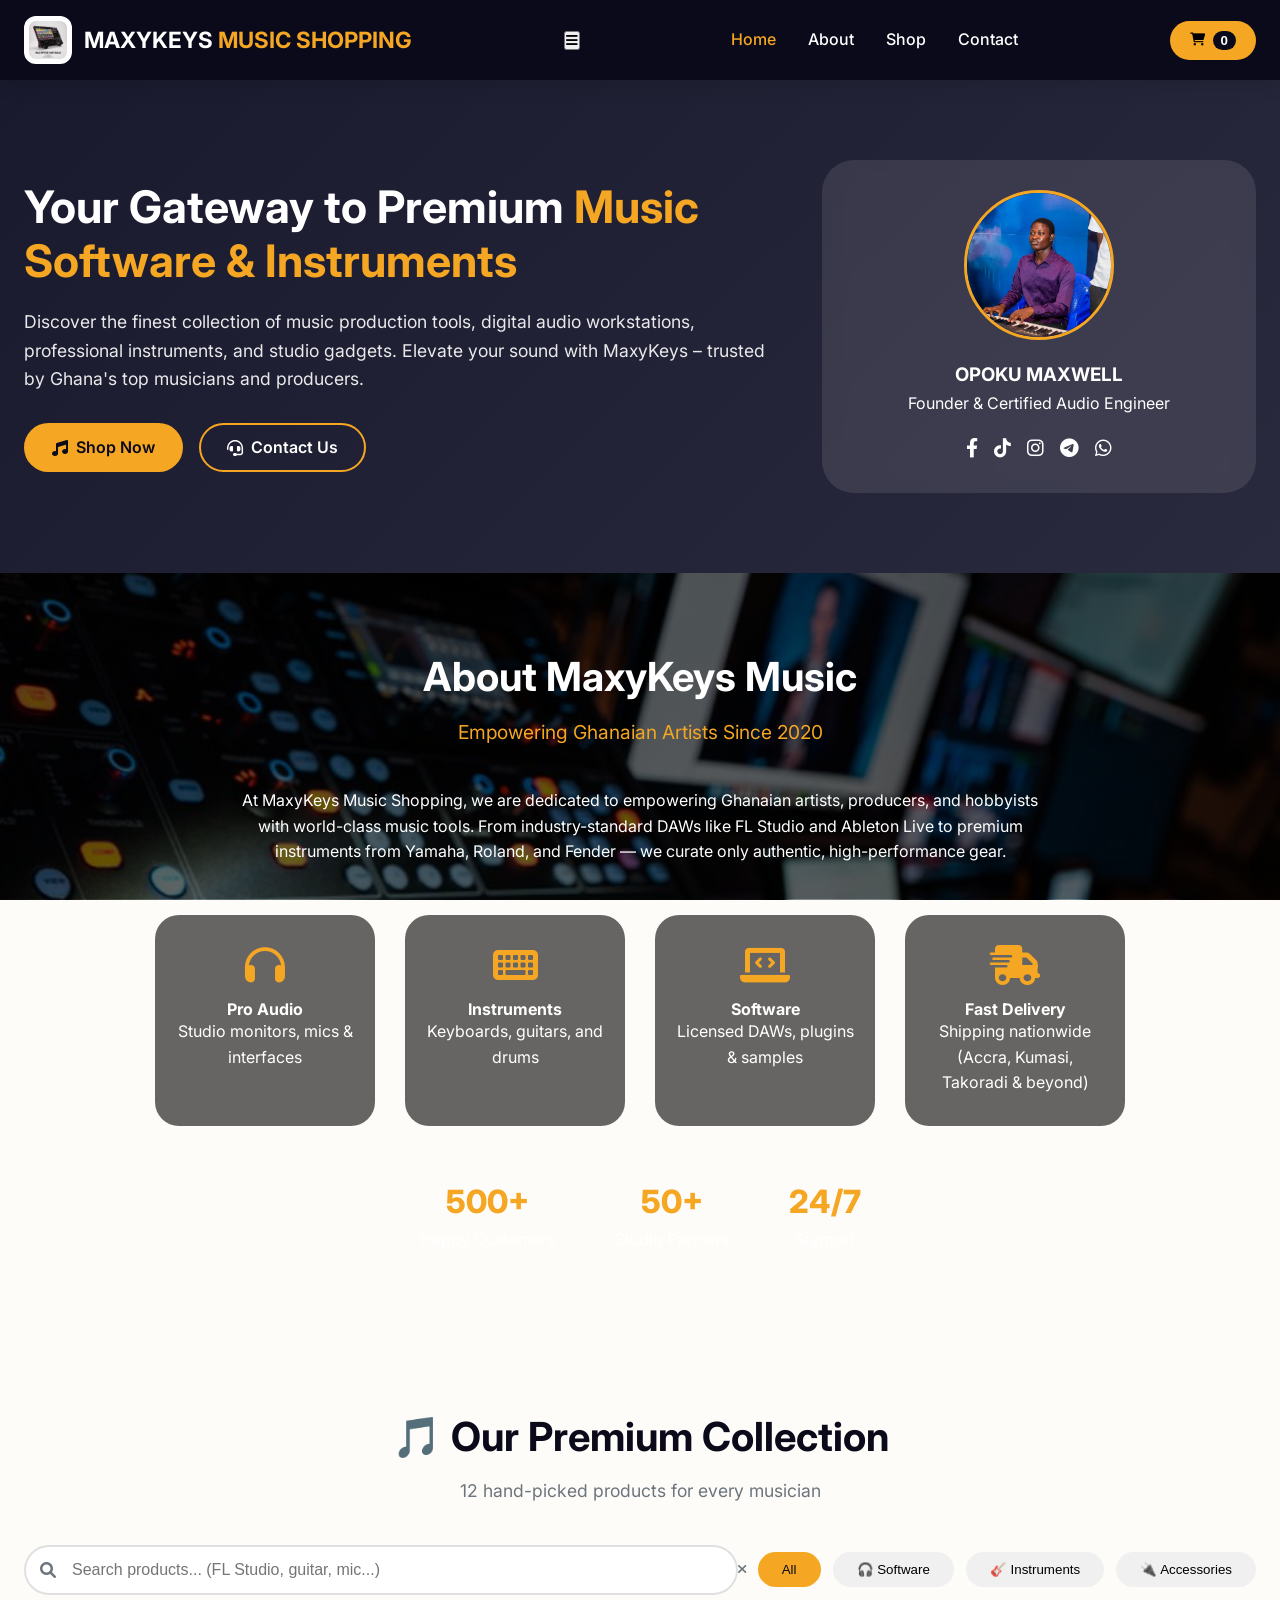
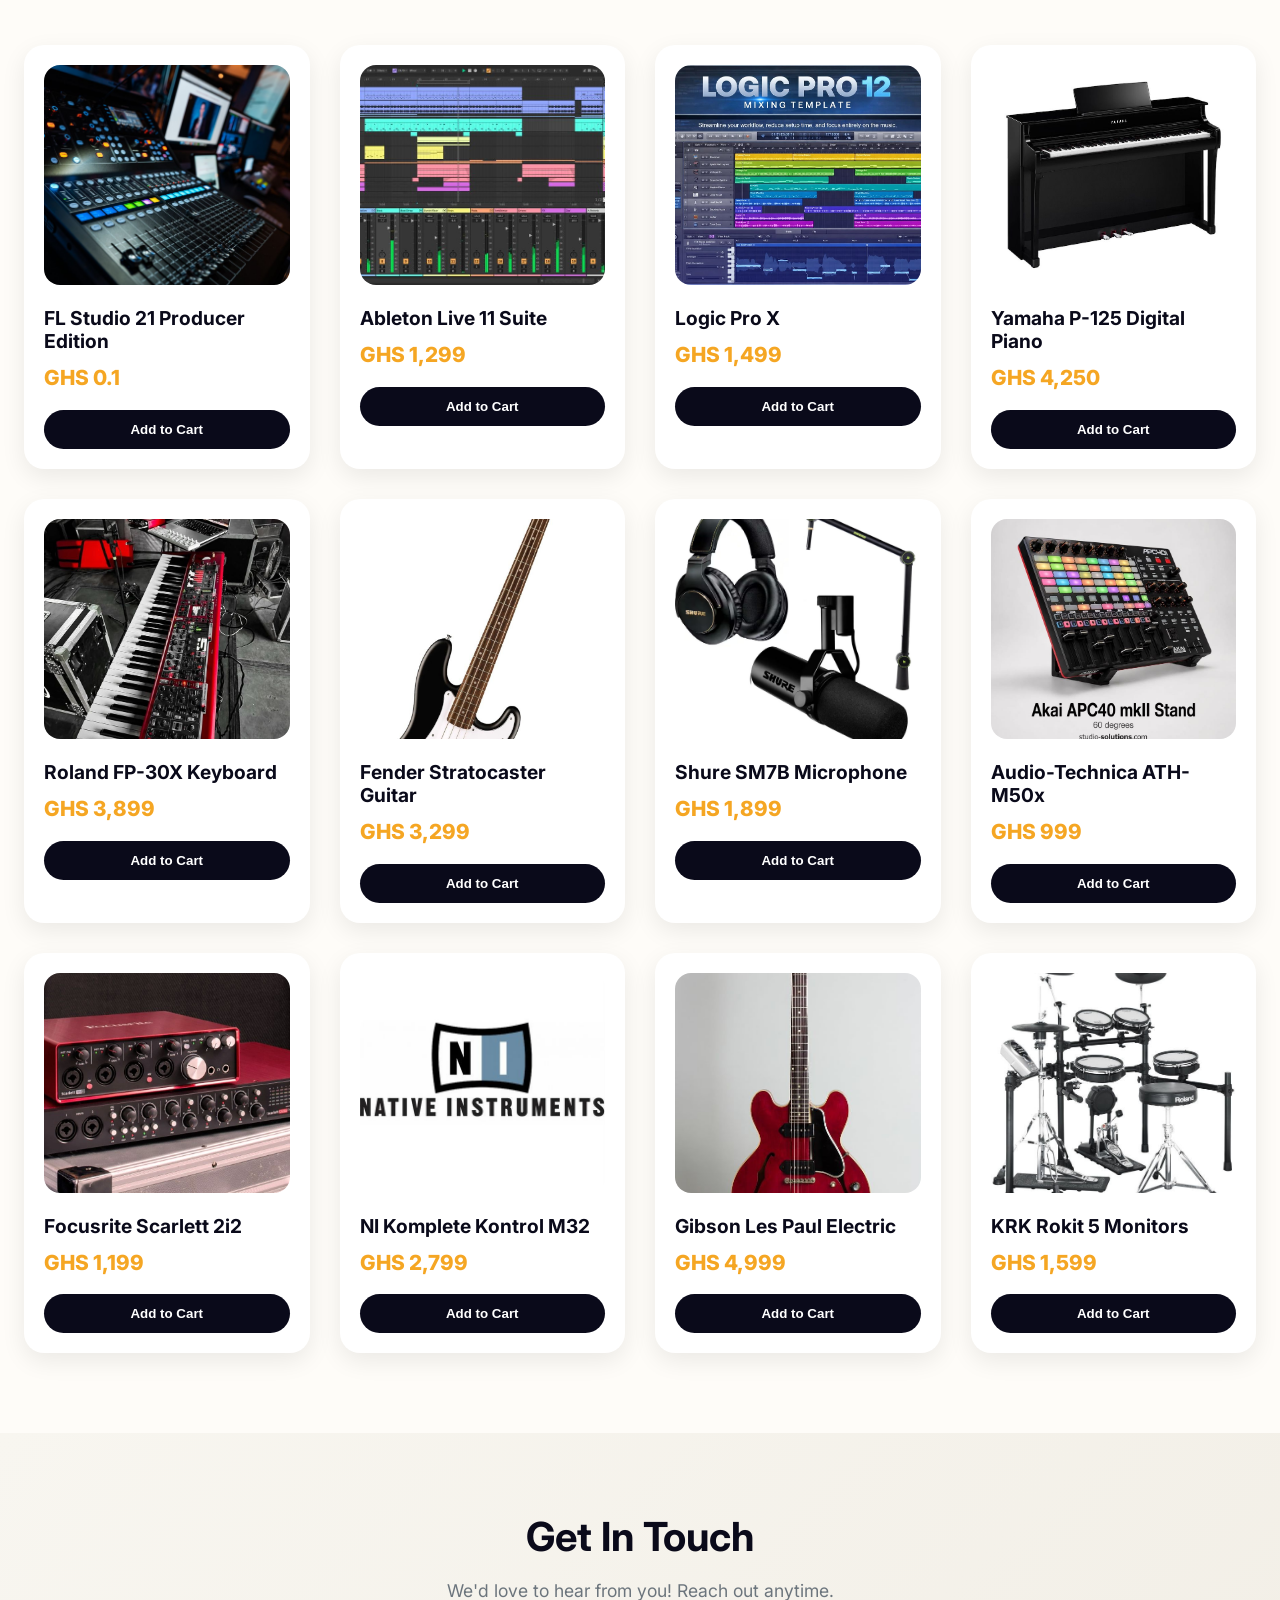
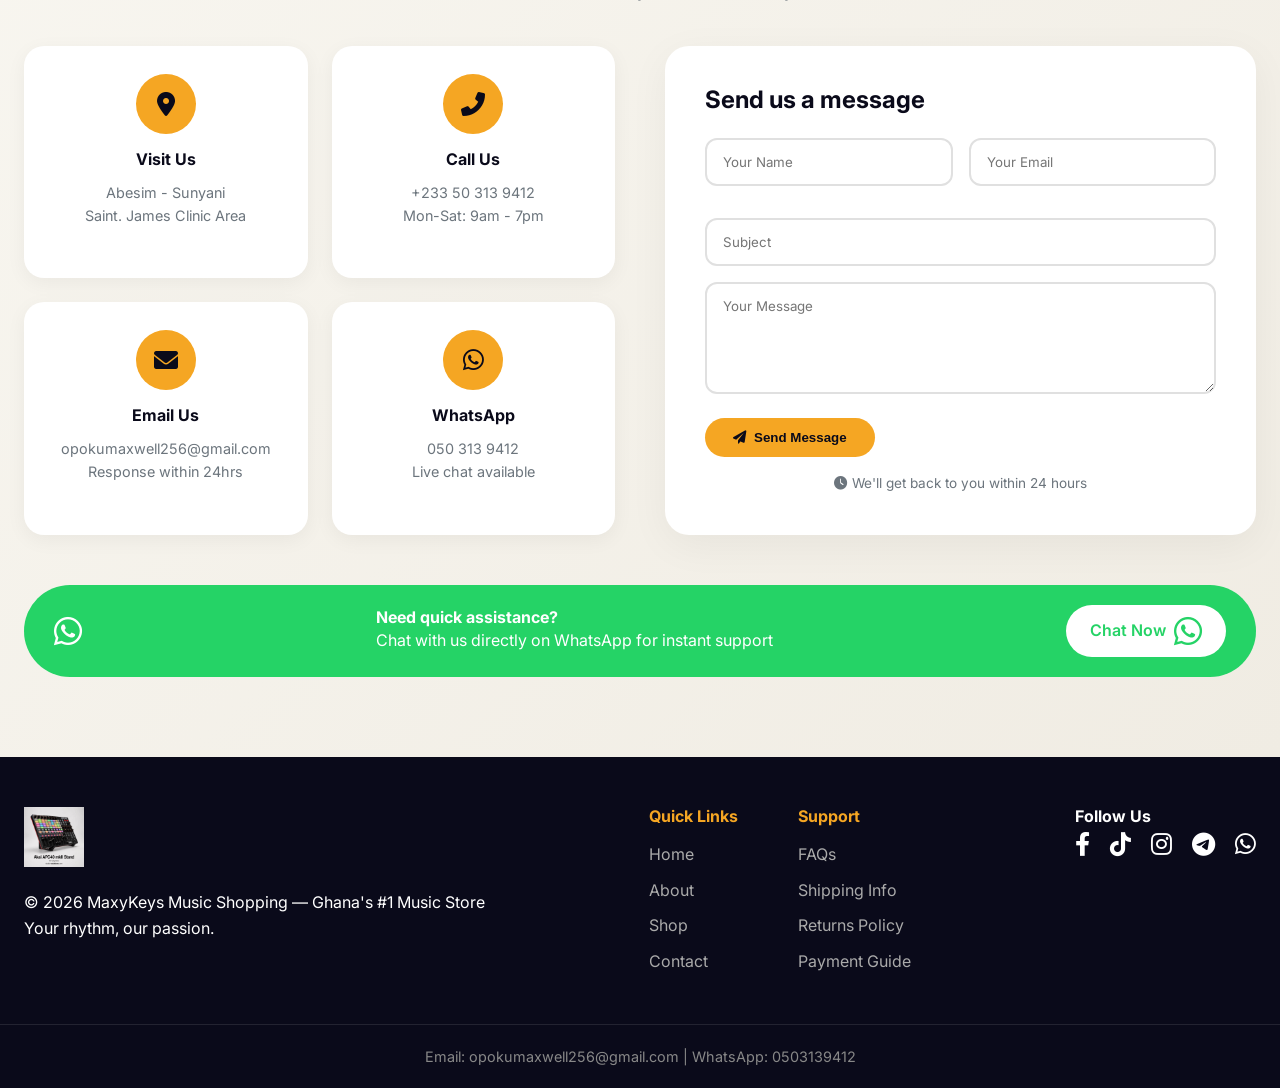
<file: index.html>
<!DOCTYPE html>
<html lang="en">
<head>
    <meta charset="UTF-8">
    <meta name="viewport" content="width=device-width, initial-scale=1.0, user-scalable=yes, viewport-fit=cover">
    <meta name="description" content="MaxyKeys Music Shopping - Ghana's premier destination for music software, instruments, and studio gadgets">
    <title>MaxyKeys Music Shopping | Ghana's #1 Music Store</title>
    <!-- Font Awesome -->
    <link rel="stylesheet" href="https://cdnjs.cloudflare.com/ajax/libs/font-awesome/6.0.0-beta3/css/all.min.css">
    <!-- Google Fonts -->
    <link href="https://fonts.googleapis.com/css2?family=Inter:wght@300;400;500;600;700;800&display=swap" rel="stylesheet">
    <!-- Main CSS -->
    <link rel="stylesheet" href="style.css">
</head>
<body>

    <!-- ========== HEADER / NAVIGATION ========== -->
    <header>
        <div class="container header-container">
            <div class="logo-area">
                <img src="images/logo (1).jpg" alt="MaxyKeys Logo" class="logo" id="site-logo">
                <h1>MAXYKEYS <span>MUSIC SHOPPING</span></h1>
            </div>
            <button class="mobile-menu-btn" id="mobileMenuBtn">
                <i class="fas fa-bars"></i>
            </button>
            <nav class="nav-links" id="navLinks">
                <a href="#home" class="active">Home</a>
                <a href="#about">About</a>
                <a href="#products">Shop</a>
                <a href="#contact">Contact</a>
            </nav>
            <div class="header-actions">
                <button class="cart-btn" id="cartBtn">
                    <i class="fas fa-shopping-cart"></i>
                    <span id="cartCount">0</span>
                </button>
            </div>
        </div>
    </header>

    <!-- ========== INTRO SECTION ========== -->
    <section id="home" class="intro-section">
        <div class="container intro-content">
            <div class="intro-text">
                <h2>Your Gateway to Premium <span class="highlight">Music Software & Instruments</span></h2>
                <p>Discover the finest collection of music production tools, digital audio workstations, professional instruments, and studio gadgets. Elevate your sound with MaxyKeys – trusted by Ghana's top musicians and producers.</p>
                <div class="intro-buttons">
                    <a href="#products" class="btn-primary"><i class="fas fa-music"></i> Shop Now</a>
                    <a href="#contact" class="btn-outline"><i class="fas fa-headset"></i> Contact Us</a>
                </div>
            </div>
            <div class="owner-card">
                <img src="images/profile.jpg" alt="Opoku Maxwell" id="owner-img">
                <h3>OPOKU MAXWELL</h3>
                <p>Founder & Certified Audio Engineer</p>
                <div class="owner-social">
                  
                    <a href="https://www.facebook.com/share/16zon4tPhb/" target="_blank"><i class="fab fa-facebook-f"></i></a>
                    <a href="https://www.tiktok.com/@maxykeys" target="_blank"><i class="fab fa-tiktok"></i></a>
                    <a href="https://www.instagram.com/opokumaxwell256" target="_blank"><i class="fab fa-instagram"></i></a>
                    <a href="t.me/maxykeys" target="_blank"><i class="fab fa-telegram"></i></a>
                    <a href="https://wa.me/233503139412" target="_blank"><i class="fab fa-whatsapp"></i></a>
            
                </div>
            </div>
        </div>
    </section>

    <!-- ========== ABOUT SECTION ========== -->
    <section id="about" class="about-section">
        <div class="about-overlay"></div>
        <div class="container about-content">
            <h2>About MaxyKeys Music</h2>
            <p class="about-tagline">Empowering Ghanaian Artists Since 2020</p>
            <p>At MaxyKeys Music Shopping, we are dedicated to empowering Ghanaian artists, producers, and hobbyists with world-class music tools. From industry-standard DAWs like FL Studio and Ableton Live to premium instruments from Yamaha, Roland, and Fender — we curate only authentic, high-performance gear.</p>
            <div class="about-grid">
                <div class="about-card"><i class="fas fa-headphones"></i><h4>Pro Audio</h4><p>Studio monitors, mics & interfaces</p></div>
                <div class="about-card"><i class="fas fa-keyboard"></i><h4>Instruments</h4><p>Keyboards, guitars, and drums</p></div>
                <div class="about-card"><i class="fas fa-laptop-code"></i><h4>Software</h4><p>Licensed DAWs, plugins & samples</p></div>
                <div class="about-card"><i class="fas fa-shipping-fast"></i><h4>Fast Delivery</h4><p>Shipping nationwide (Accra, Kumasi, Takoradi & beyond)</p></div>
            </div>
            <div class="about-stats">
                <div class="stat"><span class="stat-number">500+</span><span class="stat-label">Happy Customers</span></div>
                <div class="stat"><span class="stat-number">50+</span><span class="stat-label">Studio Partners</span></div>
                <div class="stat"><span class="stat-number">24/7</span><span class="stat-label">Support</span></div>
            </div>
        </div>
    </section>

    <!-- ========== PRODUCTS SECTION ========== -->
    <section id="products" class="products-section">
        <div class="container">
            <h2>🎵 Our Premium Collection</h2>
            <p class="section-subtitle">12 hand-picked products for every musician</p>
            
            <!-- Search & Filter Bar -->
            <div class="shop-controls">
                <div class="search-wrapper">
                    <i class="fas fa-search"></i>
                    <input type="text" id="searchInput" placeholder="Search products... (FL Studio, guitar, mic...)" autocomplete="off">
                    <button id="clearSearch" class="clear-search"><i class="fas fa-times"></i></button>
                </div>
                <div class="filter-buttons">
                    <button class="filter-btn active" data-category="all">All</button>
                    <button class="filter-btn" data-category="Music Software">🎧 Software</button>
                    <button class="filter-btn" data-category="Instruments">🎸 Instruments</button>
                    <button class="filter-btn" data-category="Accessories">🔌 Accessories</button>
                </div>
            </div>
            
            <!-- Products Grid -->
            <div class="products-grid" id="productsGrid"></div>
        </div>
    </section>

    <!-- ========== CONTACT SECTION ========== -->
    <section id="contact" class="contact-section">
        <div class="container">
            <h2>Get In Touch</h2>
            <p class="section-subtitle">We'd love to hear from you! Reach out anytime.</p>
            
            <div class="contact-grid">
                <!-- Contact Info Cards -->
                <div class="contact-info">
                    <div class="contact-card">
                        <div class="contact-icon"><i class="fas fa-map-marker-alt"></i></div>
                        <h4>Visit Us</h4>
                        <p>Abesim - Sunyani</p>
                        <p>Saint. James Clinic Area</p>
                    </div>
                    <div class="contact-card">
                        <div class="contact-icon"><i class="fas fa-phone-alt"></i></div>
                        <h4>Call Us</h4>
                        <p>+233 50 313 9412</p>
                        <p>Mon-Sat: 9am - 7pm</p>
                    </div>
                    <div class="contact-card">
                        <div class="contact-icon"><i class="fas fa-envelope"></i></div>
                        <h4>Email Us</h4>
                        <p>opokumaxwell256@gmail.com</p>
                        <p>Response within 24hrs</p>
                    </div>
                    <div class="contact-card">
                        <div class="contact-icon"><i class="fab fa-whatsapp"></i></div>
                        <h4>WhatsApp</h4>
                        <p>050 313 9412</p>
                        <p>Live chat available</p>
                    </div>
                </div>
                
                <!-- Contact Form -->
                <div class="contact-form-container">
                    <h3>Send us a message</h3>
                    <form id="contactForm">
                        <div class="form-row">
                            <input type="text" placeholder="Your Name" id="contactName" required>
                            <input type="email" placeholder="Your Email" id="contactEmail" required>
                        </div>
                        <input type="text" placeholder="Subject" id="contactSubject">
                        <textarea placeholder="Your Message" rows="5" id="contactMessage"></textarea>
                        <button type="submit" class="btn-primary"><i class="fas fa-paper-plane"></i> Send Message</button>
                    </form>
                    <p class="form-note"><i class="fas fa-clock"></i> We'll get back to you within 24 hours</p>
                </div>
            </div>
            
            <!-- WhatsApp CTA -->
            <div class="whatsapp-cta">
                <i class="fab fa-whatsapp"></i>
                <div>
                    <h4>Need quick assistance?</h4>
                    <p>Chat with us directly on WhatsApp for instant support</p>
                </div>
                <a href="https://wa.me/233503139412" target="_blank" class="whatsapp-btn">Chat Now <i class="fab fa-whatsapp"></i></a>
            </div>
        </div>
    </section>

    <!-- ========== FOOTER ========== -->
    <footer id="mainFooter">
        <div class="container footer-content">
            <div class="footer-logo">
                <img src="images/logo (1).jpg" alt="MaxyKeys Logo" class="footer-logo-img">
                <p>© 2026 MaxyKeys Music Shopping — Ghana's #1 Music Store</p>
                <p class="footer-tagline">Your rhythm, our passion.</p>
            </div>
            <div class="footer-links">
                <div class="footer-column">
                    <h4>Quick Links</h4>
                    <a href="#home">Home</a>
                    <a href="#about">About</a>
                    <a href="#products">Shop</a>
                    <a href="#contact">Contact</a>
                </div>
                <div class="footer-column">
                    <h4>Support</h4>
                    <a href="faq.html">FAQs</a>
                    <a href="shipping.html">Shipping Info</a>
                    <a href="returns.html">Returns Policy</a>
                    <a href="payment-guide.html">Payment Guide</a>
                </div>
            </div>
            <div class="footer-social">
                <h4>Follow Us</h4>
                <div class="social-icons">
                    <a href="https://www.facebook.com/share/16zon4tPhb/" target="_blank"><i class="fab fa-facebook-f"></i></a>
                    <a href="https://www.tiktok.com/@maxykeys" target="_blank"><i class="fab fa-tiktok"></i></a>
                    <a href="https://www.instagram.com/opokumaxwell256" target="_blank"><i class="fab fa-instagram"></i></a>
                    <a href="t.me/maxykeys" target="_blank"><i class="fab fa-telegram"></i></a>
                    <a href="https://wa.me/233503139412" target="_blank"><i class="fab fa-whatsapp"></i></a>
                </div>
            </div>
        </div>
        <div class="footer-bottom">
            <div class="container">
                <p>Email: opokumaxwell256@gmail.com | WhatsApp: 0503139412</p>
            </div>
        </div>
    </footer>

    <!-- ========== CART MODAL ========== -->
    <div id="cartModal" class="modal">
        <div class="modal-content cart-modal-content">
            <span class="close-modal">&times;</span>
            <h2><i class="fas fa-shopping-cart"></i> Your Shopping Cart</h2>
            <div class="cart-items-section" id="cartItemsList">
                <p class="empty-cart-msg">Your cart is empty. Start shopping!</p>
            </div>
            
            <!-- User Details Form -->
            <div class="user-details-section">
                <h3>Delivery Information</h3>
                <form id="userForm">
                    <div class="form-grid">
                        <input type="text" id="fullName" placeholder="Full Name *" required>
                        <input type="email" id="email" placeholder="Email Address *" required>
                        <input type="tel" id="phone" placeholder="Phone Number *" required>
                        <input type="text" id="region" placeholder="Region *" required>
                        <input type="text" id="town" placeholder="Town / City *" required>
                        <input type="text" id="area" placeholder="Area / District *" required>
                        <input type="text" id="houseAddress" placeholder="House / Digital Address *" required>
                    </div>
                    <span class="error-msg" id="formError"></span>
                    <p class="admin-note"><i class="fas fa-info-circle"></i> Contact admin for delivery fees: <strong>0503139412</strong>. Delivery fee not included in total.</p>
                </form>
            </div>
            
            <div class="total-section">
                <h3>Total Amount: <span id="cartTotalGHS">GHS 0.00</span></h3>
            </div>
            <div class="cart-actions">
                <button id="continueShoppingBtn" class="btn-secondary">Continue Shopping</button>
                <button id="checkoutBtn" class="btn-primary">Proceed to Checkout</button>
            </div>
        </div>
    </div>

    <!-- ========== SUMMARY MODAL ========== -->
    <div id="summaryModal" class="modal">
        <div class="modal-content summary-modal">
            <span class="close-summary">&times;</span>
            <div id="summaryContent"></div>
            <button id="okSummaryBtn" class="btn-primary">OK</button>
        </div>
    </div>

    <!-- Paystack Script -->
    <script src="https://js.paystack.co/v1/inline.js"></script>
    <!-- Main JavaScript -->
    <script src="script.js"></script>
</body>
</html>
</file>
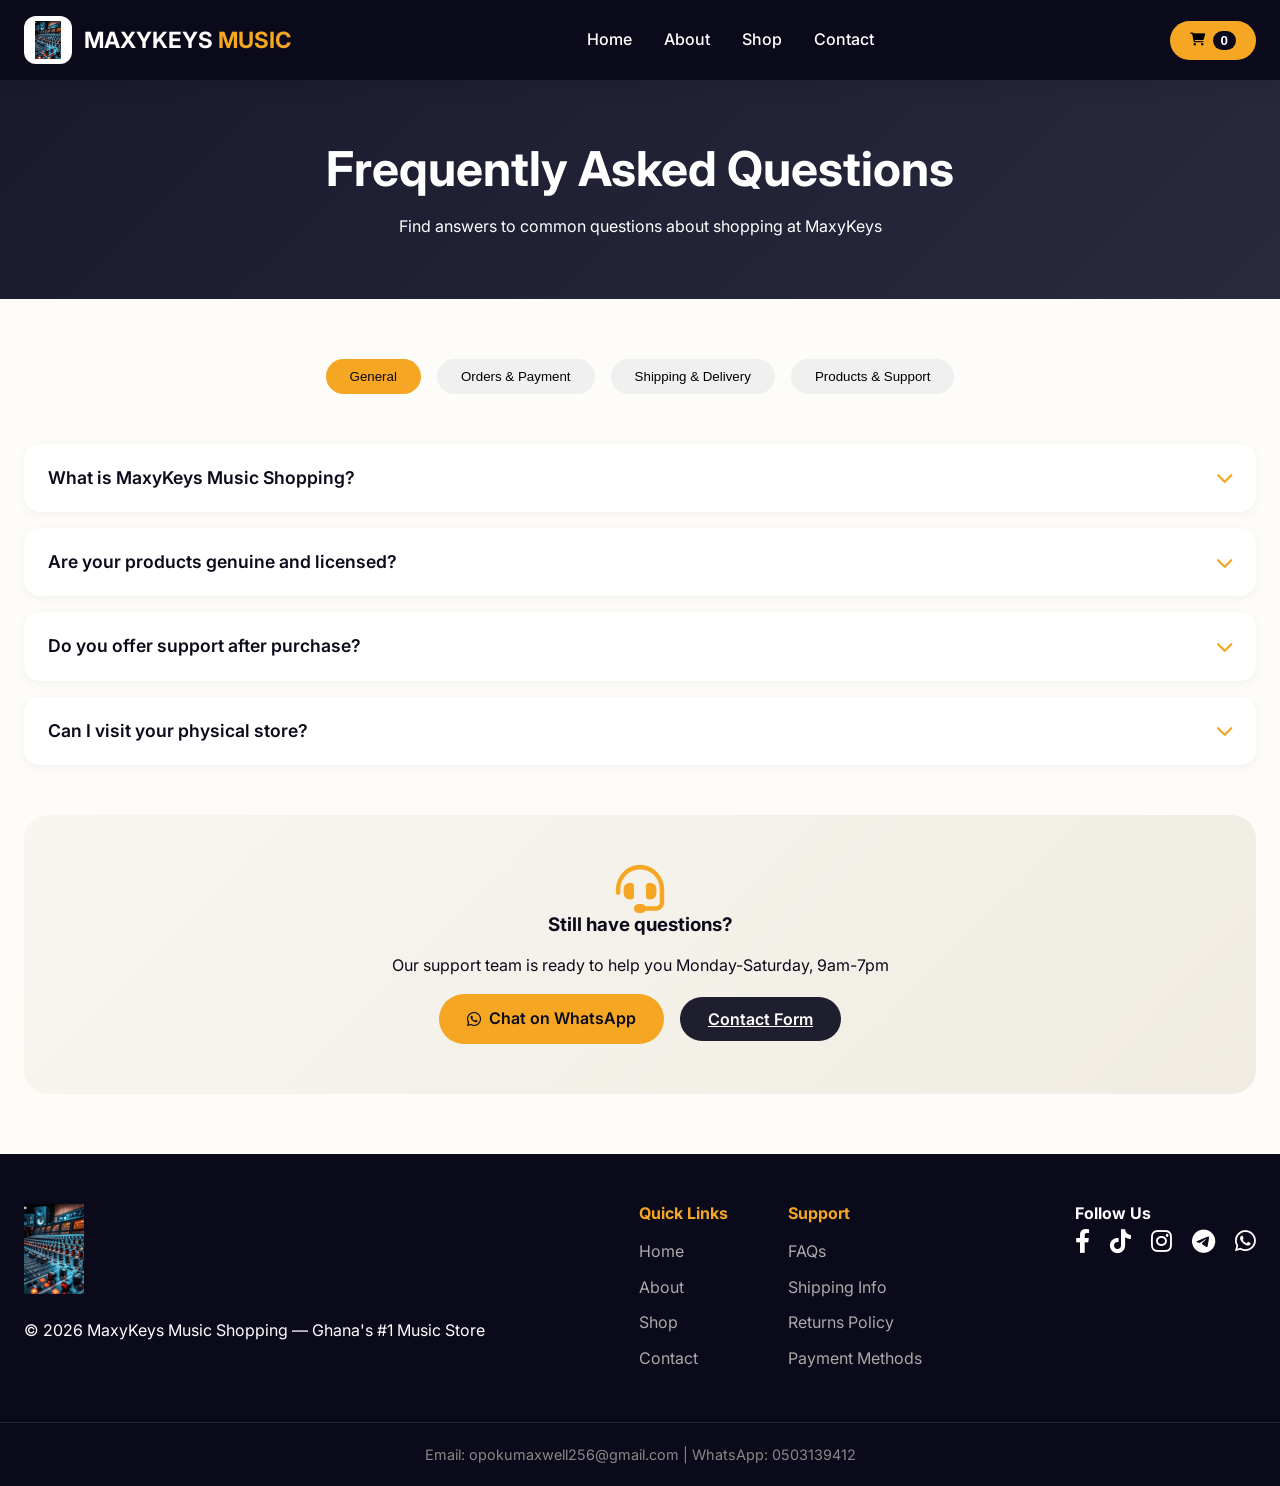
<file: faq.html>
<!DOCTYPE html>
<html lang="en">
<head>
    <meta charset="UTF-8">
    <meta name="viewport" content="width=device-width, initial-scale=1.0, user-scalable=yes">
    <meta name="description" content="Frequently Asked Questions - MaxyKeys Music Shopping">
    <title>FAQs | MaxyKeys Music Shopping</title>
    <link rel="stylesheet" href="https://cdnjs.cloudflare.com/ajax/libs/font-awesome/6.0.0-beta3/css/all.min.css">
    <link href="https://fonts.googleapis.com/css2?family=Inter:wght@300;400;500;600;700;800&display=swap" rel="stylesheet">
    <link rel="stylesheet" href="css/style.css">
    <style>
        /* Additional FAQ specific styles */
        .faq-hero {
            background: linear-gradient(135deg, #1a1a2e 0%, #2a2a3e 100%);
            color: white;
            padding: 60px 0;
            text-align: center;
        }
        .faq-hero h1 {
            font-size: 3rem;
            margin-bottom: 16px;
        }
        .faq-section {
            padding: 60px 0;
            background: var(--light);
        }
        .faq-categories {
            display: flex;
            justify-content: center;
            gap: 16px;
            flex-wrap: wrap;
            margin-bottom: 50px;
        }
        .faq-cat-btn {
            background: #f0f0f0;
            border: none;
            padding: 10px 24px;
            border-radius: 40px;
            cursor: pointer;
            font-weight: 500;
            transition: all 0.3s ease;
        }
        .faq-cat-btn.active,
        .faq-cat-btn:hover {
            background: var(--primary);
            color: var(--dark);
        }
        .faq-group {
            display: none;
        }
        .faq-group.active-group {
            display: block;
        }
        .faq-item {
            background: white;
            border-radius: 16px;
            margin-bottom: 16px;
            box-shadow: 0 2px 10px rgba(0,0,0,0.05);
            overflow: hidden;
        }
        .faq-question {
            padding: 20px 24px;
            display: flex;
            justify-content: space-between;
            align-items: center;
            cursor: pointer;
            font-weight: 600;
            font-size: 1.1rem;
            transition: all 0.3s ease;
        }
        .faq-question:hover {
            background: #fef6e8;
        }
        .faq-question i {
            color: var(--primary);
            transition: transform 0.3s ease;
        }
        .faq-question.active i {
            transform: rotate(180deg);
        }
        .faq-answer {
            padding: 0 24px;
            max-height: 0;
            overflow: hidden;
            transition: max-height 0.3s ease;
            color: var(--gray);
            line-height: 1.6;
        }
        .faq-answer.show {
            padding: 0 24px 20px 24px;
            max-height: 500px;
        }
        .contact-support {
            background: linear-gradient(135deg, #f8f6f0 0%, #f0ece3 100%);
            padding: 50px;
            border-radius: 24px;
            text-align: center;
            margin-top: 50px;
        }
        .contact-support h3 {
            margin-bottom: 16px;
        }
        .contact-support .btn-primary {
            margin-top: 16px;
        }
        @media (max-width: 768px) {
            .faq-hero h1 { font-size: 2rem; }
            .faq-question { font-size: 1rem; padding: 16px; }
        }
    </style>
</head>
<body>

    <!-- HEADER -->
    <header>
        <div class="container header-container">
            <div class="logo-area">
                <img src="images/logo.jpg" alt="MaxyKeys Logo" class="logo">
                <h1>MAXYKEYS <span>MUSIC</span></h1>
            </div>
            <nav class="nav-links">
                <a href="index.html">Home</a>
                <a href="index.html#about">About</a>
                <a href="index.html#products">Shop</a>
                <a href="index.html#contact">Contact</a>
            </nav>
            <div class="header-actions">
                <button class="cart-btn" id="cartBtn">
                    <i class="fas fa-shopping-cart"></i>
                    <span id="cartCount">0</span>
                </button>
            </div>
        </div>
    </header>

    <!-- FAQ HERO -->
    <section class="faq-hero">
        <div class="container">
            <h1>Frequently Asked Questions</h1>
            <p>Find answers to common questions about shopping at MaxyKeys</p>
        </div>
    </section>

    <!-- FAQ MAIN CONTENT -->
    <section class="faq-section">
        <div class="container">
            <div class="faq-categories">
                <button class="faq-cat-btn active" data-cat="general">General</button>
                <button class="faq-cat-btn" data-cat="orders">Orders & Payment</button>
                <button class="faq-cat-btn" data-cat="shipping">Shipping & Delivery</button>
                <button class="faq-cat-btn" data-cat="products">Products & Support</button>
            </div>

            <!-- General FAQs -->
            <div class="faq-group active-group" id="general-group">
                <div class="faq-item">
                    <div class="faq-question">What is MaxyKeys Music Shopping? <i class="fas fa-chevron-down"></i></div>
                    <div class="faq-answer">MaxyKeys Music Shopping is Ghana's premier online store for music software, instruments, and studio gadgets. We provide authentic products from top brands like FL Studio, Yamaha, Roland, Fender, and more.</div>
                </div>
                <div class="faq-item">
                    <div class="faq-question">Are your products genuine and licensed? <i class="fas fa-chevron-down"></i></div>
                    <div class="faq-answer">Yes! All our music software comes with official licenses, and all hardware instruments are 100% authentic from authorized distributors. We never sell counterfeit products.</div>
                </div>
                <div class="faq-item">
                    <div class="faq-question">Do you offer support after purchase? <i class="fas fa-chevron-down"></i></div>
                    <div class="faq-answer">Absolutely! We provide technical support for all software installations and hardware setup. Contact us via WhatsApp at 0503139412 for assistance.</div>
                </div>
                <div class="faq-item">
                    <div class="faq-question">Can I visit your physical store? <i class="fas fa-chevron-down"></i></div>
                    <div class="faq-answer">Abesim-Nkrankrom Road, Sunyani (Saint James Clinic). Visit us Monday-Saturday, 9am-7pm.</div>
                </div>
            </div>

            <!-- Orders & Payment FAQs -->
            <div class="faq-group" id="orders-group">
                <div class="faq-item">
                    <div class="faq-question">What payment methods do you accept? <i class="fas fa-chevron-down"></i></div>
                    <div class="faq-answer">We accept Paystack payments (credit/debit cards, mobile money), bank transfers, and cash on delivery within Accra. All online payments are secure and encrypted.</div>
                </div>
                <div class="faq-item">
                    <div class="faq-question">Is Paystack payment safe? <i class="fas fa-chevron-down"></i></div>
                    <div class="faq-answer">Yes! Paystack is PCI-DSS compliant and used by thousands of businesses in Ghana. Your card details are never stored on our servers.</div>
                </div>
                <div class="faq-item">
                    <div class="faq-question">Can I cancel or modify my order? <i class="fas fa-chevron-down"></i></div>
                    <div class="faq-answer">You can cancel within 1 hour of placing your order. Contact us immediately at 0503139412. Once shipped, cancellation may not be possible.</div>
                </div>
                <div class="faq-item">
                    <div class="faq-question">Do you offer installment payments? <i class="fas fa-chevron-down"></i></div>
                    <div class="faq-answer">Currently, we don't offer installment plans. However, we have regular discounts and promotions. Follow our social media for updates!</div>
                </div>
            </div>

            <!-- Shipping & Delivery FAQs -->
            <div class="faq-group" id="shipping-group">
                <div class="faq-item">
                    <div class="faq-question">How long does delivery take? <i class="fas fa-chevron-down"></i></div>
                    <div class="faq-answer">Accra: 1-2 business days. Other regions (Kumasi, Takoradi, Tema): 2-4 business days. Remote areas: 5-7 business days.</div>
                </div>
                <div class="faq-item">
                    <div class="faq-question">How much is shipping? <i class="fas fa-chevron-down"></i></div>
                    <div class="faq-answer">Shipping fees vary by location and product size. Contact admin at 0503139412 for accurate delivery fees. Free pickup available at our Accra store.</div>
                </div>
                <div class="faq-item">
                    <div class="faq-question">Do you ship nationwide? <i class="fas fa-chevron-down"></i></div>
                    <div class="faq-answer">Yes! We ship to all 16 regions of Ghana including Greater Accra, Ashanti, Western, Eastern, Central, Volta, Northern, and Upper East/West regions.</div>
                </div>
                <div class="faq-item">
                    <div class="faq-question">Can I track my order? <i class="fas fa-chevron-down"></i></div>
                    <div class="faq-answer">Yes! Once your order is shipped, you'll receive a tracking number via WhatsApp or email.</div>
                </div>
            </div>

            <!-- Products & Support FAQs -->
            <div class="faq-group" id="products-group">
                <div class="faq-item">
                    <div class="faq-question">Do you offer warranties on products? <i class="fas fa-chevron-down"></i></div>
                    <div class="faq-answer">Yes! All hardware instruments come with 1-year manufacturer warranty. Software licenses are non-refundable but include lifetime support.</div>
                </div>
                <div class="faq-item">
                    <div class="faq-question">Can I return a product if I don't like it? <i class="fas fa-chevron-down"></i></div>
                    <div class="faq-answer">We accept returns within 7 days for unopened, unused products. Software licenses cannot be returned once activated. See our Returns Policy page for details.</div>
                </div>
                <div class="faq-item">
                    <div class="faq-question">What if my product arrives damaged? <i class="fas fa-chevron-down"></i></div>
                    <div class="faq-answer">Contact us immediately with photos of the damage. We'll arrange a replacement or refund within 48 hours.</div>
                </div>
                <div class="faq-item">
                    <div class="faq-question">Do you offer music production training? <i class="fas fa-chevron-down"></i></div>
                    <div class="faq-answer">Yes! We offer basic to advanced training in FL Studio, Ableton Live, and music production. Contact us for schedule and fees.</div>
                </div>
            </div>

            <!-- Contact Support -->
            <div class="contact-support">
                <i class="fas fa-headset" style="font-size: 3rem; color: var(--primary);"></i>
                <h3>Still have questions?</h3>
                <p>Our support team is ready to help you Monday-Saturday, 9am-7pm</p>
                <a href="https://wa.me/233503139412" target="_blank" class="btn-primary"><i class="fab fa-whatsapp"></i> Chat on WhatsApp</a>
                <a href="index.html#contact" class="btn-secondary" style="margin-left: 12px;">Contact Form</a>
            </div>
        </div>
    </section>

    <!-- FOOTER -->
    <footer>
        <div class="container footer-content">
            <div class="footer-logo">
                <img src="images/logo.jpg" alt="MaxyKeys Logo" class="footer-logo-img">
                <p>© 2026 MaxyKeys Music Shopping — Ghana's #1 Music Store</p>
            </div>
            <div class="footer-links">
                <div class="footer-column">
                    <h4>Quick Links</h4>
                    <a href="index.html">Home</a>
                    <a href="index.html#about">About</a>
                    <a href="index.html#products">Shop</a>
                    <a href="index.html#contact">Contact</a>
                </div>
                <div class="footer-column">
                    <h4>Support</h4>
                    <a href="faq.html">FAQs</a>
                    <a href="shipping.html">Shipping Info</a>
                    <a href="returns.html">Returns Policy</a>
                    <a href="payment-guide.html">Payment Methods</a>
                </div>
            </div>
            <div class="footer-social">
                <h4>Follow Us</h4>
                <div class="social-icons">
                    <a href="https://www.facebook.com/share/16zon4tPhb/"><i class="fab fa-facebook-f"></i></a>
                    <a href="https://www.tiktok.com/@maxykeys?_r=1&_t=ZS-94LhUU5lEB7"><i class="fab fa-tiktok"></i></a>
                    <a href="https://www.instagram.com/opokumaxwell256?igsh=c2thaXQwNGx6b2oy"><i class="fab fa-instagram"></i></a>
                    <a href="t.me/maxykeys"><i class="fab fa-telegram"></i></a>
                    <a href="https://wa.me/233503139412"><i class="fab fa-whatsapp"></i></a>
                </div>
            </div>
        </div>
        <div class="footer-bottom">
            <div class="container">
                <p>Email: opokumaxwell256@gmail.com | WhatsApp: 0503139412</p>
            </div>
        </div>
    </footer>

    <script src="https://js.paystack.co/v1/inline.js"></script>
    <script src="js/script.js"></script>
    <script>
        // FAQ Accordion and Category Toggle
        document.querySelectorAll('.faq-question').forEach(question => {
            question.addEventListener('click', () => {
                question.classList.toggle('active');
                const answer = question.nextElementSibling;
                answer.classList.toggle('show');
            });
        });

        document.querySelectorAll('.faq-cat-btn').forEach(btn => {
            btn.addEventListener('click', () => {
                document.querySelectorAll('.faq-cat-btn').forEach(b => b.classList.remove('active'));
                btn.classList.add('active');
                const cat = btn.dataset.cat;
                document.querySelectorAll('.faq-group').forEach(group => group.classList.remove('active-group'));
                document.getElementById(`${cat}-group`).classList.add('active-group');
            });
        });
    </script>
</body>
</html>
</file>
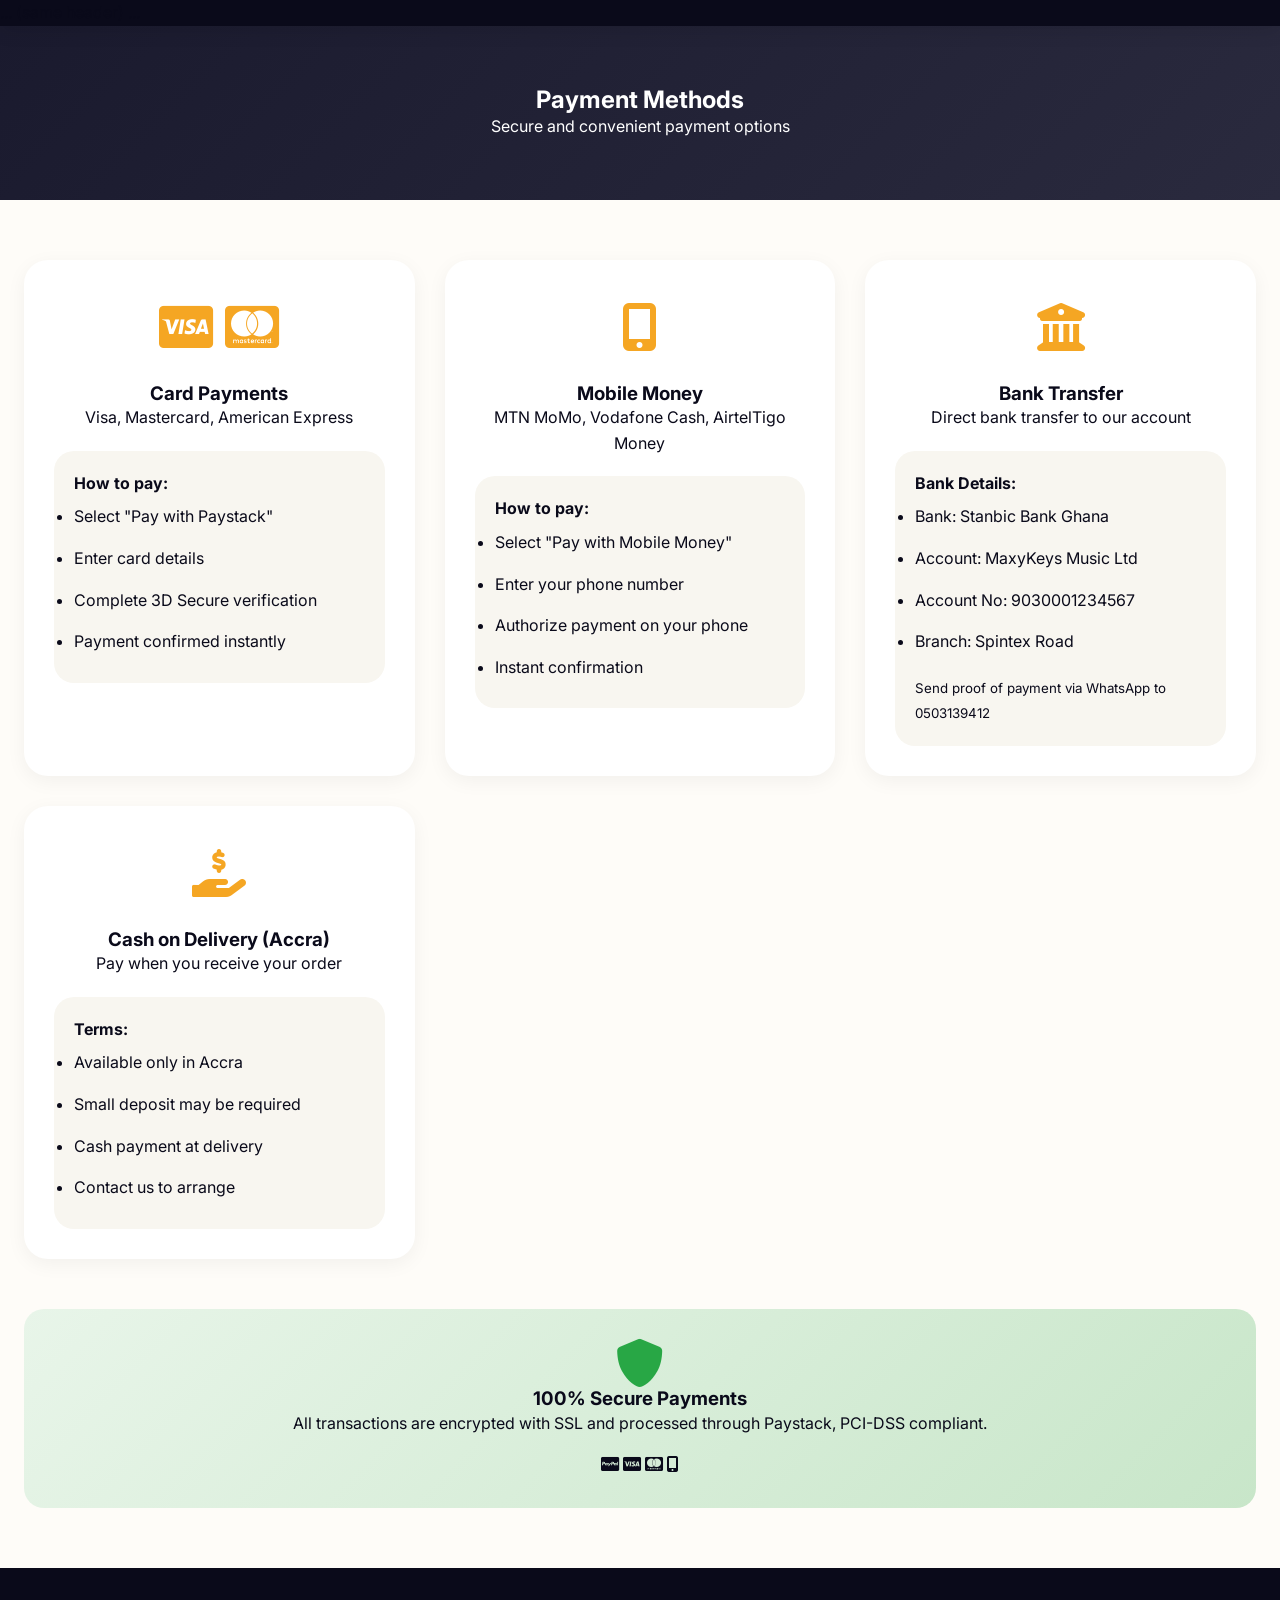
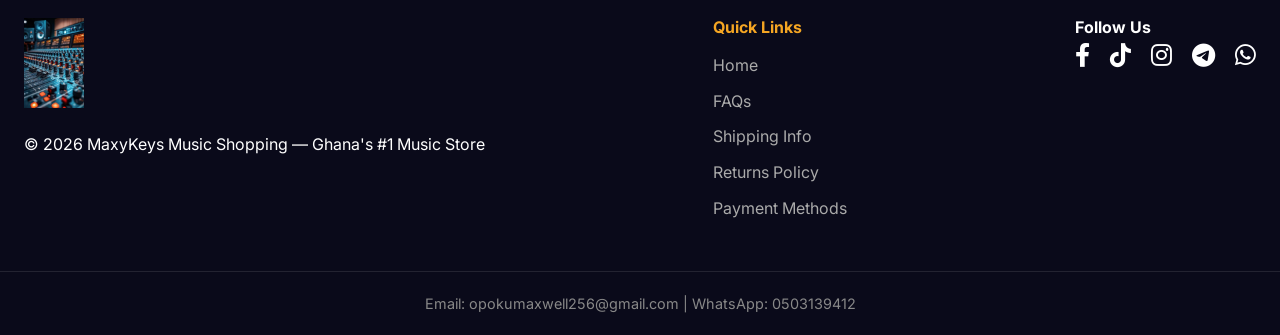
<file: payment-guide.html>
<!DOCTYPE html>
<html lang="en">
<head>
    <meta charset="UTF-8">
    <meta name="viewport" content="width=device-width, initial-scale=1.0">
    <title>Payment Methods | MaxyKeys Music Shopping</title>
    <link rel="stylesheet" href="https://cdnjs.cloudflare.com/ajax/libs/font-awesome/6.0.0-beta3/css/all.min.css">
    <link href="https://fonts.googleapis.com/css2?family=Inter:wght@300;400;500;600;700;800&display=swap" rel="stylesheet">
    <link rel="stylesheet" href="css/style.css">
    <style>
        .payment-hero { background: linear-gradient(135deg, #1a1a2e 0%, #2a2a3e 100%); color: white; padding: 60px 0; text-align: center; }
        .payment-section { padding: 60px 0; }
        .payment-methods { display: grid; grid-template-columns: repeat(auto-fit, minmax(320px, 1fr)); gap: 30px; margin-bottom: 50px; }
        .method-card { background: white; border-radius: 24px; padding: 30px; text-align: center; box-shadow: 0 5px 20px rgba(0,0,0,0.05); transition: transform 0.3s; }
        .method-card:hover { transform: translateY(-5px); }
        .method-icon { font-size: 3rem; color: var(--primary); margin-bottom: 16px; }
        .method-steps { background: #f8f6f0; border-radius: 20px; padding: 20px; margin-top: 20px; text-align: left; }
        .method-steps li { padding: 8px 0; }
        .security-badge { background: linear-gradient(135deg, #e8f5e9, #c8e6c9); border-radius: 20px; padding: 30px; text-align: center; margin-top: 30px; }
        @media (max-width:768px){ .payment-methods { grid-template-columns:1fr; } }
    </style>
</head>
<body>
    <header>... (same header) ...</header>
    <section class="payment-hero"><div class="container"><h1>Payment Methods</h1><p>Secure and convenient payment options</p></div></section>
    <section class="payment-section"><div class="container">
        <div class="payment-methods">
            <div class="method-card"><div class="method-icon"><i class="fab fa-cc-visa"></i> <i class="fab fa-cc-mastercard"></i></div><h3>Card Payments</h3><p>Visa, Mastercard, American Express</p><div class="method-steps"><strong>How to pay:</strong><ul><li>Select "Pay with Paystack"</li><li>Enter card details</li><li>Complete 3D Secure verification</li><li>Payment confirmed instantly</li></ul></div></div>
            <div class="method-card"><div class="method-icon"><i class="fas fa-mobile-alt"></i></div><h3>Mobile Money</h3><p>MTN MoMo, Vodafone Cash, AirtelTigo Money</p><div class="method-steps"><strong>How to pay:</strong><ul><li>Select "Pay with Mobile Money"</li><li>Enter your phone number</li><li>Authorize payment on your phone</li><li>Instant confirmation</li></ul></div></div>
            <div class="method-card"><div class="method-icon"><i class="fas fa-university"></i></div><h3>Bank Transfer</h3><p>Direct bank transfer to our account</p><div class="method-steps"><strong>Bank Details:</strong><ul><li>Bank: Stanbic Bank Ghana</li><li>Account: MaxyKeys Music Ltd</li><li>Account No: 9030001234567</li><li>Branch: Spintex Road</li></ul><p style="margin-top:12px;"><small>Send proof of payment via WhatsApp to 0503139412</small></p></div></div>
            <div class="method-card"><div class="method-icon"><i class="fas fa-hand-holding-usd"></i></div><h3>Cash on Delivery (Accra)</h3><p>Pay when you receive your order</p><div class="method-steps"><strong>Terms:</strong><ul><li>Available only in Accra</li><li>Small deposit may be required</li><li>Cash payment at delivery</li><li>Contact us to arrange</li></ul></div></div>
        </div>
        <div class="security-badge"><i class="fas fa-shield-alt" style="font-size:3rem;color:#28a745;"></i><h3>100% Secure Payments</h3><p>All transactions are encrypted with SSL and processed through Paystack, PCI-DSS compliant.</p><div style="margin-top:16px;"><i class="fab fa-cc-paypal"></i> <i class="fab fa-cc-visa"></i> <i class="fab fa-cc-mastercard"></i> <i class="fas fa-mobile-alt"></i></div></div>
    </div></section>
    <footer>
        <div class="container footer-content">
            <div class="footer-logo">
                <img src="images/logo.jpg" alt="MaxyKeys Logo" class="footer-logo-img">
                <p>© 2026 MaxyKeys Music Shopping — Ghana's #1 Music Store</p>
            </div>
            <div class="footer-links">
                <div class="footer-column">
                    <h4>Quick Links</h4>
                    <a href="index.html">Home</a>
                    <a href="faq.html">FAQs</a>
                    <a href="shipping.html">Shipping Info</a>
                    <a href="returns.html">Returns Policy</a>
                    <a href="payment-guide.html">Payment Methods</a>
                </div>
            </div>
            <div class="footer-social">
                <h4>Follow Us</h4>
                <div class="social-icons">
                    <a href="https://www.facebook.com/share/16zon4tPhb/"><i class="fab fa-facebook-f"></i></a>
                    <a href="https://www.tiktok.com/@maxykeys?_r=1&_t=ZS-94LhUU5lEB7"><i class="fab fa-tiktok"></i></a>
                    <a href="https://www.instagram.com/opokumaxwell256?igsh=c2thaXQwNGx6b2oy"><i class="fab fa-instagram"></i></a>
                    <a href="t.me/maxykeys"><i class="fab fa-telegram"></i></a>
                    <a href="https://wa.me/233503139412"><i class="fab fa-whatsapp"></i></a>
                </div>
            </div>
        </div>
        <div class="footer-bottom">
            <div class="container"><p>Email: opokumaxwell256@gmail.com | WhatsApp: 0503139412</p></div>
        </div>
    </footer>
 
    <script src="js/script.js"></script>
</body>
</html>
</file>
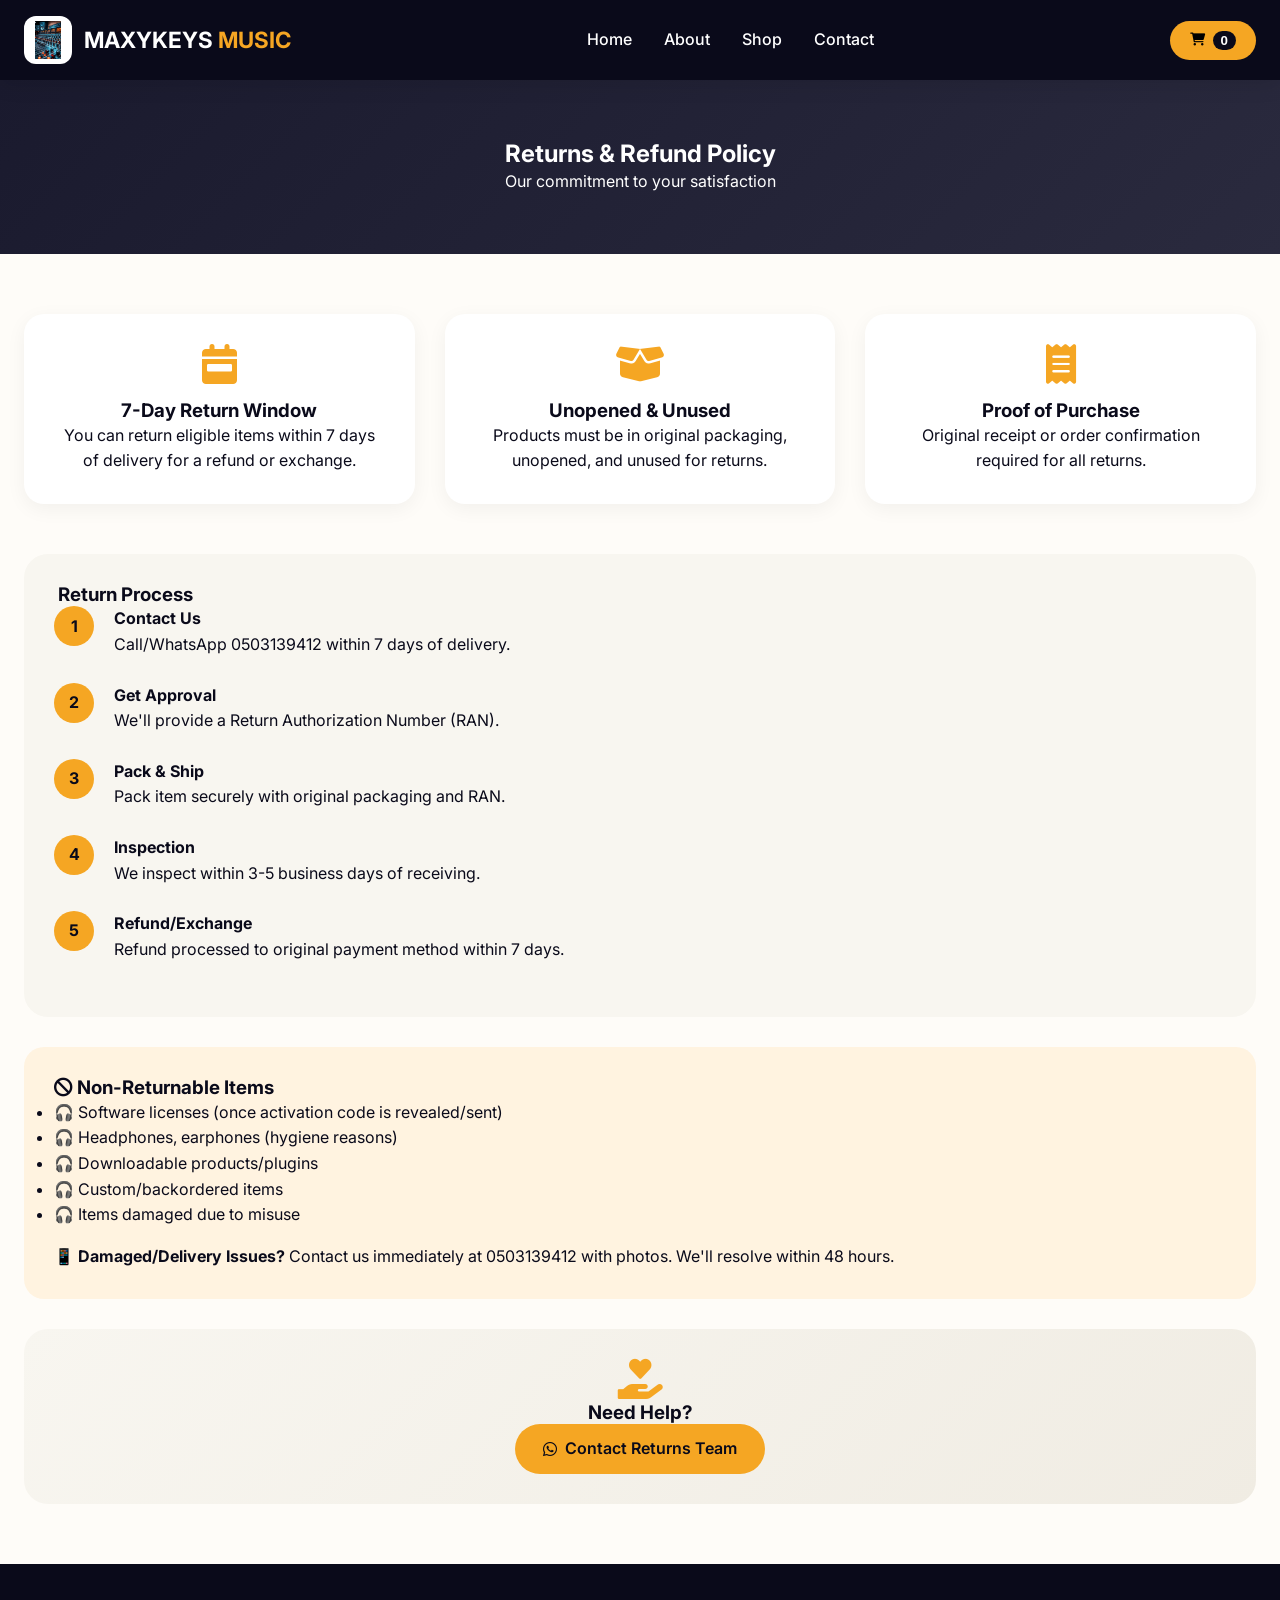
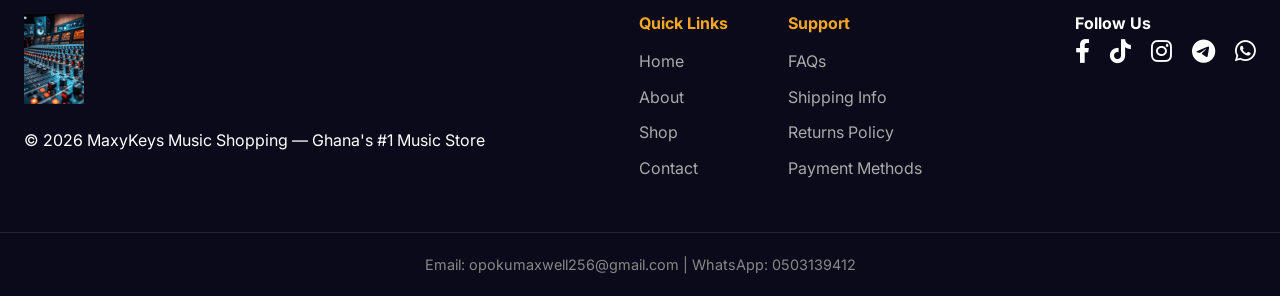
<file: returns.html>
<!DOCTYPE html>
<html lang="en">
<head>
    <meta charset="UTF-8">
    <meta name="viewport" content="width=device-width, initial-scale=1.0">
    <title>Returns Policy | MaxyKeys Music Shopping</title>
    <link rel="stylesheet" href="https://cdnjs.cloudflare.com/ajax/libs/font-awesome/6.0.0-beta3/css/all.min.css">
    <link href="https://fonts.googleapis.com/css2?family=Inter:wght@300;400;500;600;700;800&display=swap" rel="stylesheet">
    <link rel="stylesheet" href="css/style.css">
    <style>
        .returns-hero {
            background: linear-gradient(135deg, #1a1a2e 0%, #2a2a3e 100%);
            color: white;
            padding: 60px 0;
            text-align: center;
        }
        .returns-section {
            padding: 60px 0;
        }
        .policy-grid {
            display: grid;
            grid-template-columns: repeat(auto-fit, minmax(300px, 1fr));
            gap: 30px;
            margin-bottom: 50px;
        }
        .policy-card {
            background: white;
            border-radius: 20px;
            padding: 30px;
            text-align: center;
            box-shadow: 0 5px 20px rgba(0,0,0,0.05);
            transition: transform 0.3s;
        }
        .policy-card:hover { transform: translateY(-5px); }
        .policy-card i { font-size: 2.5rem; color: var(--primary); margin-bottom: 16px; }
        .timeline {
            background: #f8f6f0;
            border-radius: 24px;
            padding: 30px;
            margin: 30px 0;
        }
        .timeline-step {
            display: flex;
            align-items: flex-start;
            gap: 20px;
            margin-bottom: 25px;
        }
        .step-number {
            width: 40px;
            height: 40px;
            background: var(--primary);
            border-radius: 50%;
            display: flex;
            align-items: center;
            justify-content: center;
            font-weight: bold;
        }
        .exclusion-list {
            background: #fff3e0;
            border-radius: 20px;
            padding: 30px;
            margin-top: 30px;
        }
        @media (max-width: 768px) { .timeline-step { flex-direction: column; } }
    </style>
</head>
<body>

    <header>
        <div class="container header-container">
            <div class="logo-area">
                <img src="images/logo.jpg" alt="MaxyKeys Logo" class="logo">
                <h1>MAXYKEYS <span>MUSIC</span></h1>
            </div>
            <nav class="nav-links">
                <a href="index.html">Home</a>
                <a href="index.html#about">About</a>
                <a href="index.html#products">Shop</a>
                <a href="index.html#contact">Contact</a>
            </nav>
            <div class="header-actions">
                <button class="cart-btn" id="cartBtn"><i class="fas fa-shopping-cart"></i><span id="cartCount">0</span></button>
            </div>
        </div>
    </header>

    <section class="returns-hero">
        <div class="container"><h1>Returns & Refund Policy</h1><p>Our commitment to your satisfaction</p></div>
    </section>

    <section class="returns-section">
        <div class="container">
            <div class="policy-grid">
                <div class="policy-card"><i class="fas fa-calendar-week"></i><h3>7-Day Return Window</h3><p>You can return eligible items within 7 days of delivery for a refund or exchange.</p></div>
                <div class="policy-card"><i class="fas fa-box-open"></i><h3>Unopened & Unused</h3><p>Products must be in original packaging, unopened, and unused for returns.</p></div>
                <div class="policy-card"><i class="fas fa-receipt"></i><h3>Proof of Purchase</h3><p>Original receipt or order confirmation required for all returns.</p></div>
            </div>

            <div class="timeline"><h3><i class="fas fa-steps"></i> Return Process</h3>
                <div class="timeline-step"><div class="step-number">1</div><div><strong>Contact Us</strong><br>Call/WhatsApp 0503139412 within 7 days of delivery.</div></div>
                <div class="timeline-step"><div class="step-number">2</div><div><strong>Get Approval</strong><br>We'll provide a Return Authorization Number (RAN).</div></div>
                <div class="timeline-step"><div class="step-number">3</div><div><strong>Pack & Ship</strong><br>Pack item securely with original packaging and RAN.</div></div>
                <div class="timeline-step"><div class="step-number">4</div><div><strong>Inspection</strong><br>We inspect within 3-5 business days of receiving.</div></div>
                <div class="timeline-step"><div class="step-number">5</div><div><strong>Refund/Exchange</strong><br>Refund processed to original payment method within 7 days.</div></div>
            </div>

            <div class="exclusion-list"><h3><i class="fas fa-ban"></i> Non-Returnable Items</h3>
                <ul><li>🎧 Software licenses (once activation code is revealed/sent)</li><li>🎧 Headphones, earphones (hygiene reasons)</li><li>🎧 Downloadable products/plugins</li><li>🎧 Custom/backordered items</li><li>🎧 Items damaged due to misuse</li></ul>
                <p style="margin-top: 16px;"><strong>📱 Damaged/Delivery Issues?</strong> Contact us immediately at 0503139412 with photos. We'll resolve within 48 hours.</p>
            </div>

            <div class="pickup-info" style="background: linear-gradient(135deg,#f8f6f0,#f0ece3); border-radius:24px; padding:30px; text-align:center; margin-top:30px;">
                <i class="fas fa-hand-holding-heart" style="font-size:2.5rem; color:var(--primary);"></i><h3>Need Help?</h3>
                <a href="https://wa.me/233503139412" class="btn-primary"><i class="fab fa-whatsapp"></i> Contact Returns Team</a>
            </div>
        </div>
    </section>

     <footer>
        <div class="container footer-content">
            <div class="footer-logo">
                <img src="images/logo.jpg" alt="MaxyKeys Logo" class="footer-logo-img">
                <p>© 2026 MaxyKeys Music Shopping — Ghana's #1 Music Store</p>
            </div>
            <div class="footer-links">
                <div class="footer-column">
                    <h4>Quick Links</h4>
                    <a href="index.html">Home</a>
                    <a href="index.html#about">About</a>
                    <a href="index.html#products">Shop</a>
                    <a href="index.html#contact">Contact</a>
                </div>
                <div class="footer-column">
                    <h4>Support</h4>
                    <a href="faq.html">FAQs</a>
                    <a href="shipping.html">Shipping Info</a>
                    <a href="returns.html">Returns Policy</a>
                    <a href="payment-guide.html">Payment Methods</a>
                </div>
            </div>
            <div class="footer-social">
                <h4>Follow Us</h4>
                <div class="social-icons">
                    <a href="https://www.facebook.com/share/16zon4tPhb/"><i class="fab fa-facebook-f"></i></a>
                    <a href="https://www.tiktok.com/@maxykeys?_r=1&_t=ZS-94LhUU5lEB7"><i class="fab fa-tiktok"></i></a>
                    <a href="https://www.instagram.com/opokumaxwell256?igsh=c2thaXQwNGx6b2oy"><i class="fab fa-instagram"></i></a>
                    <a href="t.me/maxykeys"><i class="fab fa-telegram"></i></a>
                    <a href="https://wa.me/233503139412"><i class="fab fa-whatsapp"></i></a>
                </div>
            </div>
        </div>
        <div class="footer-bottom">
            <div class="container">
                <p>Email: opokumaxwell256@gmail.com | WhatsApp: 0503139412</p>
            </div>
        </div>
    </footer>
    <script src="js/script.js"></script>
</body>
</html>
</file>
<file: style.css>
/* ========== RESET & VARIABLES ========== */
* {
    margin: 0;
    padding: 0;
    box-sizing: border-box;
}

:root {
    --primary: #f5a623;
    --primary-dark: #e09112;
    --dark: #0a0a1a;
    --dark-gray: #1e1e2e;
    --light: #fefcf8;
    --gray: #6c757d;
    --success: #28a745;
    --danger: #dc3545;
    --transition: all 0.3s ease;
}

body {
    font-family: 'Inter', sans-serif;
    background: var(--light);
    color: var(--dark);
    scroll-behavior: smooth;
    line-height: 1.6;
}

.container {
    max-width: 1280px;
    margin: 0 auto;
    padding: 0 24px;
}

/* ========== TYPOGRAPHY ========== */
h1, h2, h3, h4 {
    font-weight: 700;
    line-height: 1.2;
}

h2 {
    font-size: 2.5rem;
    text-align: center;
    margin-bottom: 16px;
}

.section-subtitle {
    text-align: center;
    color: var(--gray);
    margin-bottom: 40px;
    font-size: 1.1rem;
}

/* ========== BUTTONS ========== */
.btn-primary {
    background: var(--primary);
    border: none;
    padding: 12px 28px;
    border-radius: 40px;
    font-weight: 600;
    cursor: pointer;
    display: inline-flex;
    align-items: center;
    gap: 8px;
    text-decoration: none;
    color: var(--dark);
    transition: var(--transition);
}

.btn-primary:hover {
    background: var(--primary-dark);
    transform: translateY(-2px);
}

.btn-secondary {
    background: var(--dark-gray);
    border: none;
    padding: 12px 28px;
    border-radius: 40px;
    font-weight: 600;
    cursor: pointer;
    color: white;
    transition: var(--transition);
}

.btn-secondary:hover {
    background: #2a2a3e;
}

.btn-outline {
    background: transparent;
    border: 2px solid var(--primary);
    padding: 10px 26px;
    border-radius: 40px;
    font-weight: 600;
    cursor: pointer;
    display: inline-flex;
    align-items: center;
    gap: 8px;
    text-decoration: none;
    color: white;
    transition: var(--transition);
}

.btn-outline:hover {
    background: var(--primary);
    color: var(--dark);
}

/* ========== HEADER ========== */
header {
    background: var(--dark);
    position: sticky;
    top: 0;
    z-index: 1000;
    box-shadow: 0 4px 20px rgba(0,0,0,0.1);
}

.header-container {
    display: flex;
    justify-content: space-between;
    align-items: center;
    padding: 16px 24px;
    flex-wrap: wrap;
    gap: 20px;
}

.logo-area {
    display: flex;
    align-items: center;
    gap: 12px;
}

.logo {
    width: 48px;
    height: 48px;
    object-fit: contain;
    background: white;
    border-radius: 12px;
    padding: 5px;
}

.logo-area h1 {
    font-size: 1.4rem;
    color: white;
}

.logo-area span {
    color: var(--primary);
}

.nav-links {
    display: flex;
    gap: 32px;
}

.nav-links a {
    color: white;
    text-decoration: none;
    font-weight: 500;
    transition: var(--transition);
}

.nav-links a:hover,
.nav-links a.active {
    color: var(--primary);
}

.cart-btn {
    background: var(--primary);
    border: none;
    padding: 10px 20px;
    border-radius: 40px;
    cursor: pointer;
    font-weight: 600;
    display: flex;
    align-items: center;
    gap: 8px;
    transition: var(--transition);
}

.cart-btn:hover {
    background: var(--primary-dark);
    transform: scale(1.05);
}

#cartCount {
    background: var(--dark);
    border-radius: 30px;
    padding: 2px 8px;
    color: white;
}

/* ========== INTRO SECTION ========== */
.intro-section {
    background: linear-gradient(135deg, #1a1a2e 0%, #2a2a3e 100%);
    color: white;
    padding: 80px 0;
}

.intro-content {
    display: flex;
    flex-wrap: wrap;
    gap: 50px;
    align-items: center;
    justify-content: space-between;
}

.intro-text {
    flex: 2;
}

.intro-text h2 {
    font-size: 2.8rem;
    text-align: left;
    margin-bottom: 20px;
}

.highlight {
    color: var(--primary);
}

.intro-text p {
    font-size: 1.1rem;
    margin-bottom: 30px;
    opacity: 0.9;
}

.intro-buttons {
    display: flex;
    gap: 16px;
    flex-wrap: wrap;
}

.owner-card {
    flex: 1;
    background: rgba(255,255,255,0.1);
    backdrop-filter: blur(10px);
    padding: 30px;
    border-radius: 32px;
    text-align: center;
}

#owner-img {
    width: 150px;
    height: 150px;
    border-radius: 50%;
    object-fit: cover;
    margin-bottom: 16px;
    border: 3px solid var(--primary);
}

.owner-card h3 {
    margin-bottom: 5px;
}

.owner-social {
    display: flex;
    justify-content: center;
    gap: 16px;
    margin-top: 16px;
}

.owner-social a {
    color: white;
    font-size: 1.2rem;
    transition: var(--transition);
}

.owner-social a:hover {
    color: var(--primary);
    transform: translateY(-3px);
}

/* ========== ABOUT SECTION ========== */
.about-section {
    background: linear-gradient(rgba(0,0,0,0.7), rgba(0,0,0,0.6)), url('../images/background-music.jpg');
    background-size: cover;
    background-attachment: fixed;
    color: white;
    padding: 80px 0;
    position: relative;
}

.about-content {
    text-align: center;
}

.about-tagline {
    font-size: 1.2rem;
    color: var(--primary);
    margin-bottom: 20px;
}

.about-content > p {
    max-width: 800px;
    margin: 0 auto 40px;
}

.about-grid {
    display: flex;
    flex-wrap: wrap;
    gap: 30px;
    justify-content: center;
    margin: 50px 0;
}

.about-card {
    background: rgba(0,0,0,0.6);
    backdrop-filter: blur(5px);
    padding: 30px 20px;
    border-radius: 24px;
    width: 220px;
    transition: var(--transition);
}

.about-card:hover {
    transform: translateY(-5px);
    background: rgba(0,0,0,0.8);
}

.about-card i {
    font-size: 2.5rem;
    color: var(--primary);
    margin-bottom: 15px;
}

.about-stats {
    display: flex;
    justify-content: center;
    gap: 60px;
    flex-wrap: wrap;
    margin-top: 40px;
}

.stat {
    text-align: center;
}

.stat-number {
    font-size: 2rem;
    font-weight: 800;
    color: var(--primary);
    display: block;
}

/* ========== PRODUCTS SECTION ========== */
.products-section {
    padding: 80px 0;
    background: var(--light);
}

.shop-controls {
    display: flex;
    flex-wrap: wrap;
    justify-content: space-between;
    align-items: center;
    margin-bottom: 50px;
    gap: 20px;
}

.search-wrapper {
    flex: 2;
    position: relative;
}

.search-wrapper i {
    position: absolute;
    left: 16px;
    top: 50%;
    transform: translateY(-50%);
    color: var(--gray);
}

#searchInput {
    width: 100%;
    padding: 14px 20px 14px 46px;
    border-radius: 60px;
    border: 2px solid #e0e0e0;
    font-size: 1rem;
    transition: var(--transition);
}

#searchInput:focus {
    outline: none;
    border-color: var(--primary);
}

.clear-search {
    position: absolute;
    right: 16px;
    top: 50%;
    transform: translateY(-50%);
    background: none;
    border: none;
    cursor: pointer;
    color: var(--gray);
}

.filter-buttons {
    display: flex;
    gap: 12px;
    flex-wrap: wrap;
}

.filter-btn {
    background: #f0f0f0;
    border: none;
    padding: 10px 24px;
    border-radius: 40px;
    cursor: pointer;
    font-weight: 500;
    transition: var(--transition);
}

.filter-btn.active,
.filter-btn:hover {
    background: var(--primary);
    color: var(--dark);
}

.products-grid {
    display: grid;
    grid-template-columns: repeat(auto-fill, minmax(280px, 1fr));
    gap: 30px;
}

.product-card {
    background: white;
    border-radius: 20px;
    overflow: hidden;
    box-shadow: 0 8px 25px rgba(0,0,0,0.08);
    transition: var(--transition);
    padding: 20px;
}

.product-card:hover {
    transform: translateY(-8px);
    box-shadow: 0 15px 35px rgba(0,0,0,0.15);
}

.product-img {
    width: 100%;
    height: 220px;
    object-fit: cover;
    border-radius: 16px;
    background: #f5f5f5;
}

.product-title {
    font-size: 1.2rem;
    margin: 15px 0 8px;
}

.product-price {
    font-weight: 800;
    color: var(--primary);
    font-size: 1.3rem;
}

.add-to-cart {
    background: var(--dark);
    color: white;
    border: none;
    width: 100%;
    padding: 12px;
    border-radius: 40px;
    margin-top: 15px;
    cursor: pointer;
    font-weight: 600;
    transition: var(--transition);
}

.add-to-cart:hover {
    background: var(--primary);
    color: var(--dark);
}

.add-to-cart.remove-mode {
    background: var(--danger);
}

/* ========== CONTACT SECTION ========== */
.contact-section {
    background: linear-gradient(135deg, #f8f6f0 0%, #f0ece3 100%);
    padding: 80px 0;
}

.contact-grid {
    display: grid;
    grid-template-columns: 1fr 1fr;
    gap: 50px;
    margin-top: 40px;
}

.contact-info {
    display: grid;
    grid-template-columns: repeat(2, 1fr);
    gap: 24px;
}

.contact-card {
    background: white;
    padding: 28px;
    border-radius: 20px;
    text-align: center;
    box-shadow: 0 5px 20px rgba(0,0,0,0.05);
    transition: var(--transition);
}

.contact-card:hover {
    transform: translateY(-5px);
    box-shadow: 0 10px 30px rgba(0,0,0,0.1);
}

.contact-icon {
    width: 60px;
    height: 60px;
    background: var(--primary);
    border-radius: 50%;
    display: flex;
    align-items: center;
    justify-content: center;
    margin: 0 auto 16px;
}

.contact-icon i {
    font-size: 1.5rem;
    color: var(--dark);
}

.contact-card h4 {
    margin-bottom: 12px;
}

.contact-card p {
    color: var(--gray);
    font-size: 0.9rem;
}

.contact-form-container {
    background: white;
    padding: 40px;
    border-radius: 24px;
    box-shadow: 0 10px 40px rgba(0,0,0,0.05);
}

.contact-form-container h3 {
    margin-bottom: 24px;
    font-size: 1.5rem;
}

.form-row {
    display: grid;
    grid-template-columns: 1fr 1fr;
    gap: 16px;
    margin-bottom: 16px;
}

.contact-form-container input,
.contact-form-container textarea {
    width: 100%;
    padding: 14px 16px;
    border: 2px solid #e0e0e0;
    border-radius: 12px;
    font-family: inherit;
    transition: var(--transition);
    margin-bottom: 16px;
}

.contact-form-container input:focus,
.contact-form-container textarea:focus {
    outline: none;
    border-color: var(--primary);
}

.form-note {
    text-align: center;
    margin-top: 16px;
    font-size: 0.85rem;
    color: var(--gray);
}

.whatsapp-cta {
    background: #25D366;
    color: white;
    display: flex;
    align-items: center;
    justify-content: space-between;
    flex-wrap: wrap;
    gap: 20px;
    padding: 20px 30px;
    border-radius: 60px;
    margin-top: 50px;
}

.whatsapp-cta i {
    font-size: 2rem;
}

.whatsapp-btn {
    background: white;
    color: #25D366;
    padding: 10px 24px;
    border-radius: 40px;
    text-decoration: none;
    font-weight: 600;
    display: inline-flex;
    align-items: center;
    gap: 8px;
}

/* ========== FOOTER ========== */
footer {
    background: var(--dark);
    color: white;
    padding-top: 50px;
}

.footer-content {
    display: flex;
    justify-content: space-between;
    flex-wrap: wrap;
    gap: 40px;
    padding-bottom: 40px;
    border-bottom: 1px solid rgba(255,255,255,0.1);
}

.footer-logo-img {
    width: 60px;
    margin-bottom: 16px;
}

.footer-links {
    display: flex;
    gap: 60px;
}

.footer-column h4 {
    margin-bottom: 16px;
    color: var(--primary);
}

.footer-column a {
    display: block;
    color: #aaa;
    text-decoration: none;
    margin-bottom: 10px;
    transition: var(--transition);
}

.footer-column a:hover {
    color: var(--primary);
}

.social-icons {
    display: flex;
    gap: 20px;
}

.social-icons a {
    color: white;
    font-size: 1.5rem;
    transition: var(--transition);
}

.social-icons a:hover {
    color: var(--primary);
    transform: translateY(-3px);
}

.footer-bottom {
    padding: 20px 0;
    text-align: center;
    color: #888;
    font-size: 0.9rem;
}

/* ========== MODALS ========== */
.modal {
    display: none;
    position: fixed;
    top: 0;
    left: 0;
    width: 100%;
    height: 100%;
    background: rgba(0,0,0,0.7);
    z-index: 2000;
    justify-content: center;
    align-items: center;
}

.modal-content {
    background: white;
    max-width: 750px;
    width: 90%;
    max-height: 85vh;
    overflow-y: auto;
    border-radius: 28px;
    padding: 30px;
    position: relative;
}

.close-modal,
.close-summary {
    position: absolute;
    right: 24px;
    top: 20px;
    font-size: 28px;
    cursor: pointer;
    transition: var(--transition);
}

.close-modal:hover,
.close-summary:hover {
    color: var(--danger);
}

.cart-item {
    display: flex;
    gap: 16px;
    border-bottom: 1px solid #eee;
    padding: 16px 0;
    align-items: center;
}

.cart-item-img {
    width: 70px;
    height: 70px;
    object-fit: cover;
    border-radius: 12px;
}

.quantity-controls {
    display: flex;
    align-items: center;
    gap: 10px;
}

.quantity-controls button {
    background: #f0f0f0;
    border: none;
    width: 30px;
    height: 30px;
    border-radius: 8px;
    cursor: pointer;
    font-weight: bold;
}

.remove-item {
    background: none;
    border: none;
    color: var(--danger);
    font-size: 1.2rem;
    cursor: pointer;
}

.user-details-section {
    margin: 20px 0;
}

.form-grid {
    display: grid;
    grid-template-columns: 1fr 1fr;
    gap: 12px;
}

.user-details-section input {
    width: 100%;
    padding: 12px;
    border: 1px solid #ddd;
    border-radius: 12px;
}

.admin-note {
    background: #fff3e0;
    padding: 12px;
    border-radius: 12px;
    margin-top: 16px;
    font-size: 0.85rem;
}

.total-section {
    text-align: right;
    padding: 16px 0;
    border-top: 2px solid var(--primary);
    margin: 16px 0;
}

.cart-actions {
    display: flex;
    gap: 16px;
    justify-content: flex-end;
}

.error-msg {
    color: var(--danger);
    font-size: 0.8rem;
}

.empty-cart-msg {
    text-align: center;
    padding: 40px;
    color: var(--gray);
}

/* ========== RESPONSIVE ========== */
@media (max-width: 992px) {
    .contact-grid {
        grid-template-columns: 1fr;
    }
    .contact-info {
        order: 2;
    }
}

@media (max-width: 768px) {
    .header-container {
        flex-direction: column;
        text-align: center;
    }
    .nav-links {
        flex-wrap: wrap;
        justify-content: center;
        gap: 20px;
    }
    .intro-text h2 {
        font-size: 2rem;
    }
    .about-grid {
        gap: 16px;
    }
    .products-grid {
        grid-template-columns: 1fr;
    }
    .form-grid {
        grid-template-columns: 1fr;
    }
    .form-row {
        grid-template-columns: 1fr;
    }
    .footer-content {
        flex-direction: column;
        text-align: center;
    }
    .footer-links {
        justify-content: center;
    }
    .social-icons {
        justify-content: center;
    }
}
</file>
<file: css/style.css>
/* ========== RESET & VARIABLES ========== */
* {
    margin: 0;
    padding: 0;
    box-sizing: border-box;
}

:root {
    --primary: #f5a623;
    --primary-dark: #e09112;
    --dark: #0a0a1a;
    --dark-gray: #1e1e2e;
    --light: #fefcf8;
    --gray: #6c757d;
    --success: #28a745;
    --danger: #dc3545;
    --transition: all 0.3s ease;
}

body {
    font-family: 'Inter', sans-serif;
    background: var(--light);
    color: var(--dark);
    scroll-behavior: smooth;
    line-height: 1.6;
}

.container {
    max-width: 1280px;
    margin: 0 auto;
    padding: 0 24px;
}

/* ========== TYPOGRAPHY ========== */
h1, h2, h3, h4 {
    font-weight: 700;
    line-height: 1.2;
}

h2 {
    font-size: 2.5rem;
    text-align: center;
    margin-bottom: 16px;
}

.section-subtitle {
    text-align: center;
    color: var(--gray);
    margin-bottom: 40px;
    font-size: 1.1rem;
}

/* ========== BUTTONS ========== */
.btn-primary {
    background: var(--primary);
    border: none;
    padding: 12px 28px;
    border-radius: 40px;
    font-weight: 600;
    cursor: pointer;
    display: inline-flex;
    align-items: center;
    gap: 8px;
    text-decoration: none;
    color: var(--dark);
    transition: var(--transition);
}

.btn-primary:hover {
    background: var(--primary-dark);
    transform: translateY(-2px);
}

.btn-secondary {
    background: var(--dark-gray);
    border: none;
    padding: 12px 28px;
    border-radius: 40px;
    font-weight: 600;
    cursor: pointer;
    color: white;
    transition: var(--transition);
}

.btn-secondary:hover {
    background: #2a2a3e;
}

.btn-outline {
    background: transparent;
    border: 2px solid var(--primary);
    padding: 10px 26px;
    border-radius: 40px;
    font-weight: 600;
    cursor: pointer;
    display: inline-flex;
    align-items: center;
    gap: 8px;
    text-decoration: none;
    color: white;
    transition: var(--transition);
}

.btn-outline:hover {
    background: var(--primary);
    color: var(--dark);
}

/* ========== HEADER ========== */
header {
    background: var(--dark);
    position: sticky;
    top: 0;
    z-index: 1000;
    box-shadow: 0 4px 20px rgba(0,0,0,0.1);
}

.header-container {
    display: flex;
    justify-content: space-between;
    align-items: center;
    padding: 16px 24px;
    flex-wrap: wrap;
    gap: 20px;
}

.logo-area {
    display: flex;
    align-items: center;
    gap: 12px;
}

.logo {
    width: 48px;
    height: 48px;
    object-fit: contain;
    background: white;
    border-radius: 12px;
    padding: 5px;
}

.logo-area h1 {
    font-size: 1.4rem;
    color: white;
}

.logo-area span {
    color: var(--primary);
}

.nav-links {
    display: flex;
    gap: 32px;
}

.nav-links a {
    color: white;
    text-decoration: none;
    font-weight: 500;
    transition: var(--transition);
}

.nav-links a:hover,
.nav-links a.active {
    color: var(--primary);
}

.cart-btn {
    background: var(--primary);
    border: none;
    padding: 10px 20px;
    border-radius: 40px;
    cursor: pointer;
    font-weight: 600;
    display: flex;
    align-items: center;
    gap: 8px;
    transition: var(--transition);
}

.cart-btn:hover {
    background: var(--primary-dark);
    transform: scale(1.05);
}

#cartCount {
    background: var(--dark);
    border-radius: 30px;
    padding: 2px 8px;
    color: white;
}

/* ========== INTRO SECTION ========== */
.intro-section {
    background: linear-gradient(135deg, #1a1a2e 0%, #2a2a3e 100%);
    color: white;
    padding: 80px 0;
}

.intro-content {
    display: flex;
    flex-wrap: wrap;
    gap: 50px;
    align-items: center;
    justify-content: space-between;
}

.intro-text {
    flex: 2;
}

.intro-text h2 {
    font-size: 2.8rem;
    text-align: left;
    margin-bottom: 20px;
}

.highlight {
    color: var(--primary);
}

.intro-text p {
    font-size: 1.1rem;
    margin-bottom: 30px;
    opacity: 0.9;
}

.intro-buttons {
    display: flex;
    gap: 16px;
    flex-wrap: wrap;
}

.owner-card {
    flex: 1;
    background: rgba(255,255,255,0.1);
    backdrop-filter: blur(10px);
    padding: 30px;
    border-radius: 32px;
    text-align: center;
}

#owner-img {
    width: 150px;
    height: 150px;
    border-radius: 50%;
    object-fit: cover;
    margin-bottom: 16px;
    border: 3px solid var(--primary);
}

.owner-card h3 {
    margin-bottom: 5px;
}

.owner-social {
    display: flex;
    justify-content: center;
    gap: 16px;
    margin-top: 16px;
}

.owner-social a {
    color: white;
    font-size: 1.2rem;
    transition: var(--transition);
}

.owner-social a:hover {
    color: var(--primary);
    transform: translateY(-3px);
}

/* ========== ABOUT SECTION ========== */
.about-section {
    background: linear-gradient(rgba(0,0,0,0.7), rgba(0,0,0,0.6)), url('../images/background-music.jpg');
    background-size: cover;
    background-attachment: fixed;
    color: white;
    padding: 80px 0;
    position: relative;
}

.about-content {
    text-align: center;
}

.about-tagline {
    font-size: 1.2rem;
    color: var(--primary);
    margin-bottom: 20px;
}

.about-content > p {
    max-width: 800px;
    margin: 0 auto 40px;
}

.about-grid {
    display: flex;
    flex-wrap: wrap;
    gap: 30px;
    justify-content: center;
    margin: 50px 0;
}

.about-card {
    background: rgba(0,0,0,0.6);
    backdrop-filter: blur(5px);
    padding: 30px 20px;
    border-radius: 24px;
    width: 220px;
    transition: var(--transition);
}

.about-card:hover {
    transform: translateY(-5px);
    background: rgba(0,0,0,0.8);
}

.about-card i {
    font-size: 2.5rem;
    color: var(--primary);
    margin-bottom: 15px;
}

.about-stats {
    display: flex;
    justify-content: center;
    gap: 60px;
    flex-wrap: wrap;
    margin-top: 40px;
}

.stat {
    text-align: center;
}

.stat-number {
    font-size: 2rem;
    font-weight: 800;
    color: var(--primary);
    display: block;
}

/* ========== PRODUCTS SECTION ========== */
.products-section {
    padding: 80px 0;
    background: var(--light);
}

.shop-controls {
    display: flex;
    flex-wrap: wrap;
    justify-content: space-between;
    align-items: center;
    margin-bottom: 50px;
    gap: 20px;
}

.search-wrapper {
    flex: 2;
    position: relative;
}

.search-wrapper i {
    position: absolute;
    left: 16px;
    top: 50%;
    transform: translateY(-50%);
    color: var(--gray);
}

#searchInput {
    width: 100%;
    padding: 14px 20px 14px 46px;
    border-radius: 60px;
    border: 2px solid #e0e0e0;
    font-size: 1rem;
    transition: var(--transition);
}

#searchInput:focus {
    outline: none;
    border-color: var(--primary);
}

.clear-search {
    position: absolute;
    right: 16px;
    top: 50%;
    transform: translateY(-50%);
    background: none;
    border: none;
    cursor: pointer;
    color: var(--gray);
}

.filter-buttons {
    display: flex;
    gap: 12px;
    flex-wrap: wrap;
}

.filter-btn {
    background: #f0f0f0;
    border: none;
    padding: 10px 24px;
    border-radius: 40px;
    cursor: pointer;
    font-weight: 500;
    transition: var(--transition);
}

.filter-btn.active,
.filter-btn:hover {
    background: var(--primary);
    color: var(--dark);
}

.products-grid {
    display: grid;
    grid-template-columns: repeat(auto-fill, minmax(280px, 1fr));
    gap: 30px;
}

.product-card {
    background: white;
    border-radius: 20px;
    overflow: hidden;
    box-shadow: 0 8px 25px rgba(0,0,0,0.08);
    transition: var(--transition);
    padding: 20px;
}

.product-card:hover {
    transform: translateY(-8px);
    box-shadow: 0 15px 35px rgba(0,0,0,0.15);
}

.product-img {
    width: 100%;
    height: 220px;
    object-fit: cover;
    border-radius: 16px;
    background: #f5f5f5;
}

.product-title {
    font-size: 1.2rem;
    margin: 15px 0 8px;
}

.product-price {
    font-weight: 800;
    color: var(--primary);
    font-size: 1.3rem;
}

.add-to-cart {
    background: var(--dark);
    color: white;
    border: none;
    width: 100%;
    padding: 12px;
    border-radius: 40px;
    margin-top: 15px;
    cursor: pointer;
    font-weight: 600;
    transition: var(--transition);
}

.add-to-cart:hover {
    background: var(--primary);
    color: var(--dark);
}

.add-to-cart.remove-mode {
    background: var(--danger);
}

/* ========== CONTACT SECTION ========== */
.contact-section {
    background: linear-gradient(135deg, #f8f6f0 0%, #f0ece3 100%);
    padding: 80px 0;
}

.contact-grid {
    display: grid;
    grid-template-columns: 1fr 1fr;
    gap: 50px;
    margin-top: 40px;
}

.contact-info {
    display: grid;
    grid-template-columns: repeat(2, 1fr);
    gap: 24px;
}

.contact-card {
    background: white;
    padding: 28px;
    border-radius: 20px;
    text-align: center;
    box-shadow: 0 5px 20px rgba(0,0,0,0.05);
    transition: var(--transition);
}

.contact-card:hover {
    transform: translateY(-5px);
    box-shadow: 0 10px 30px rgba(0,0,0,0.1);
}

.contact-icon {
    width: 60px;
    height: 60px;
    background: var(--primary);
    border-radius: 50%;
    display: flex;
    align-items: center;
    justify-content: center;
    margin: 0 auto 16px;
}

.contact-icon i {
    font-size: 1.5rem;
    color: var(--dark);
}

.contact-card h4 {
    margin-bottom: 12px;
}

.contact-card p {
    color: var(--gray);
    font-size: 0.9rem;
}

.contact-form-container {
    background: white;
    padding: 40px;
    border-radius: 24px;
    box-shadow: 0 10px 40px rgba(0,0,0,0.05);
}

.contact-form-container h3 {
    margin-bottom: 24px;
    font-size: 1.5rem;
}

.form-row {
    display: grid;
    grid-template-columns: 1fr 1fr;
    gap: 16px;
    margin-bottom: 16px;
}

.contact-form-container input,
.contact-form-container textarea {
    width: 100%;
    padding: 14px 16px;
    border: 2px solid #e0e0e0;
    border-radius: 12px;
    font-family: inherit;
    transition: var(--transition);
    margin-bottom: 16px;
}

.contact-form-container input:focus,
.contact-form-container textarea:focus {
    outline: none;
    border-color: var(--primary);
}

.form-note {
    text-align: center;
    margin-top: 16px;
    font-size: 0.85rem;
    color: var(--gray);
}

.whatsapp-cta {
    background: #25D366;
    color: white;
    display: flex;
    align-items: center;
    justify-content: space-between;
    flex-wrap: wrap;
    gap: 20px;
    padding: 20px 30px;
    border-radius: 60px;
    margin-top: 50px;
}

.whatsapp-cta i {
    font-size: 2rem;
}

.whatsapp-btn {
    background: white;
    color: #25D366;
    padding: 10px 24px;
    border-radius: 40px;
    text-decoration: none;
    font-weight: 600;
    display: inline-flex;
    align-items: center;
    gap: 8px;
}

/* ========== FOOTER ========== */
footer {
    background: var(--dark);
    color: white;
    padding-top: 50px;
}

.footer-content {
    display: flex;
    justify-content: space-between;
    flex-wrap: wrap;
    gap: 40px;
    padding-bottom: 40px;
    border-bottom: 1px solid rgba(255,255,255,0.1);
}

.footer-logo-img {
    width: 60px;
    margin-bottom: 16px;
}

.footer-links {
    display: flex;
    gap: 60px;
}

.footer-column h4 {
    margin-bottom: 16px;
    color: var(--primary);
}

.footer-column a {
    display: block;
    color: #aaa;
    text-decoration: none;
    margin-bottom: 10px;
    transition: var(--transition);
}

.footer-column a:hover {
    color: var(--primary);
}

.social-icons {
    display: flex;
    gap: 20px;
}

.social-icons a {
    color: white;
    font-size: 1.5rem;
    transition: var(--transition);
}

.social-icons a:hover {
    color: var(--primary);
    transform: translateY(-3px);
}

.footer-bottom {
    padding: 20px 0;
    text-align: center;
    color: #888;
    font-size: 0.9rem;
}

/* ========== MODALS ========== */
.modal {
    display: none;
    position: fixed;
    top: 0;
    left: 0;
    width: 100%;
    height: 100%;
    background: rgba(0,0,0,0.7);
    z-index: 2000;
    justify-content: center;
    align-items: center;
}

.modal-content {
    background: white;
    max-width: 750px;
    width: 90%;
    max-height: 85vh;
    overflow-y: auto;
    border-radius: 28px;
    padding: 30px;
    position: relative;
}

.close-modal,
.close-summary {
    position: absolute;
    right: 24px;
    top: 20px;
    font-size: 28px;
    cursor: pointer;
    transition: var(--transition);
}

.close-modal:hover,
.close-summary:hover {
    color: var(--danger);
}

.cart-item {
    display: flex;
    gap: 16px;
    border-bottom: 1px solid #eee;
    padding: 16px 0;
    align-items: center;
}

.cart-item-img {
    width: 70px;
    height: 70px;
    object-fit: cover;
    border-radius: 12px;
}

.quantity-controls {
    display: flex;
    align-items: center;
    gap: 10px;
}

.quantity-controls button {
    background: #f0f0f0;
    border: none;
    width: 30px;
    height: 30px;
    border-radius: 8px;
    cursor: pointer;
    font-weight: bold;
}

.remove-item {
    background: none;
    border: none;
    color: var(--danger);
    font-size: 1.2rem;
    cursor: pointer;
}

.user-details-section {
    margin: 20px 0;
}

.form-grid {
    display: grid;
    grid-template-columns: 1fr 1fr;
    gap: 12px;
}

.user-details-section input {
    width: 100%;
    padding: 12px;
    border: 1px solid #ddd;
    border-radius: 12px;
}

.admin-note {
    background: #fff3e0;
    padding: 12px;
    border-radius: 12px;
    margin-top: 16px;
    font-size: 0.85rem;
}

.total-section {
    text-align: right;
    padding: 16px 0;
    border-top: 2px solid var(--primary);
    margin: 16px 0;
}

.cart-actions {
    display: flex;
    gap: 16px;
    justify-content: flex-end;
}

.error-msg {
    color: var(--danger);
    font-size: 0.8rem;
}

.empty-cart-msg {
    text-align: center;
    padding: 40px;
    color: var(--gray);
}

/* ========== RESPONSIVE ========== */
@media (max-width: 992px) {
    .contact-grid {
        grid-template-columns: 1fr;
    }
    .contact-info {
        order: 2;
    }
}

@media (max-width: 768px) {
    .header-container {
        flex-direction: column;
        text-align: center;
    }
    .nav-links {
        flex-wrap: wrap;
        justify-content: center;
        gap: 20px;
    }
    .intro-text h2 {
        font-size: 2rem;
    }
    .about-grid {
        gap: 16px;
    }
    .products-grid {
        grid-template-columns: 1fr;
    }
    .form-grid {
        grid-template-columns: 1fr;
    }
    .form-row {
        grid-template-columns: 1fr;
    }
    .footer-content {
        flex-direction: column;
        text-align: center;
    }
    .footer-links {
        justify-content: center;
    }
    .social-icons {
        justify-content: center;
    }
}
</file>
